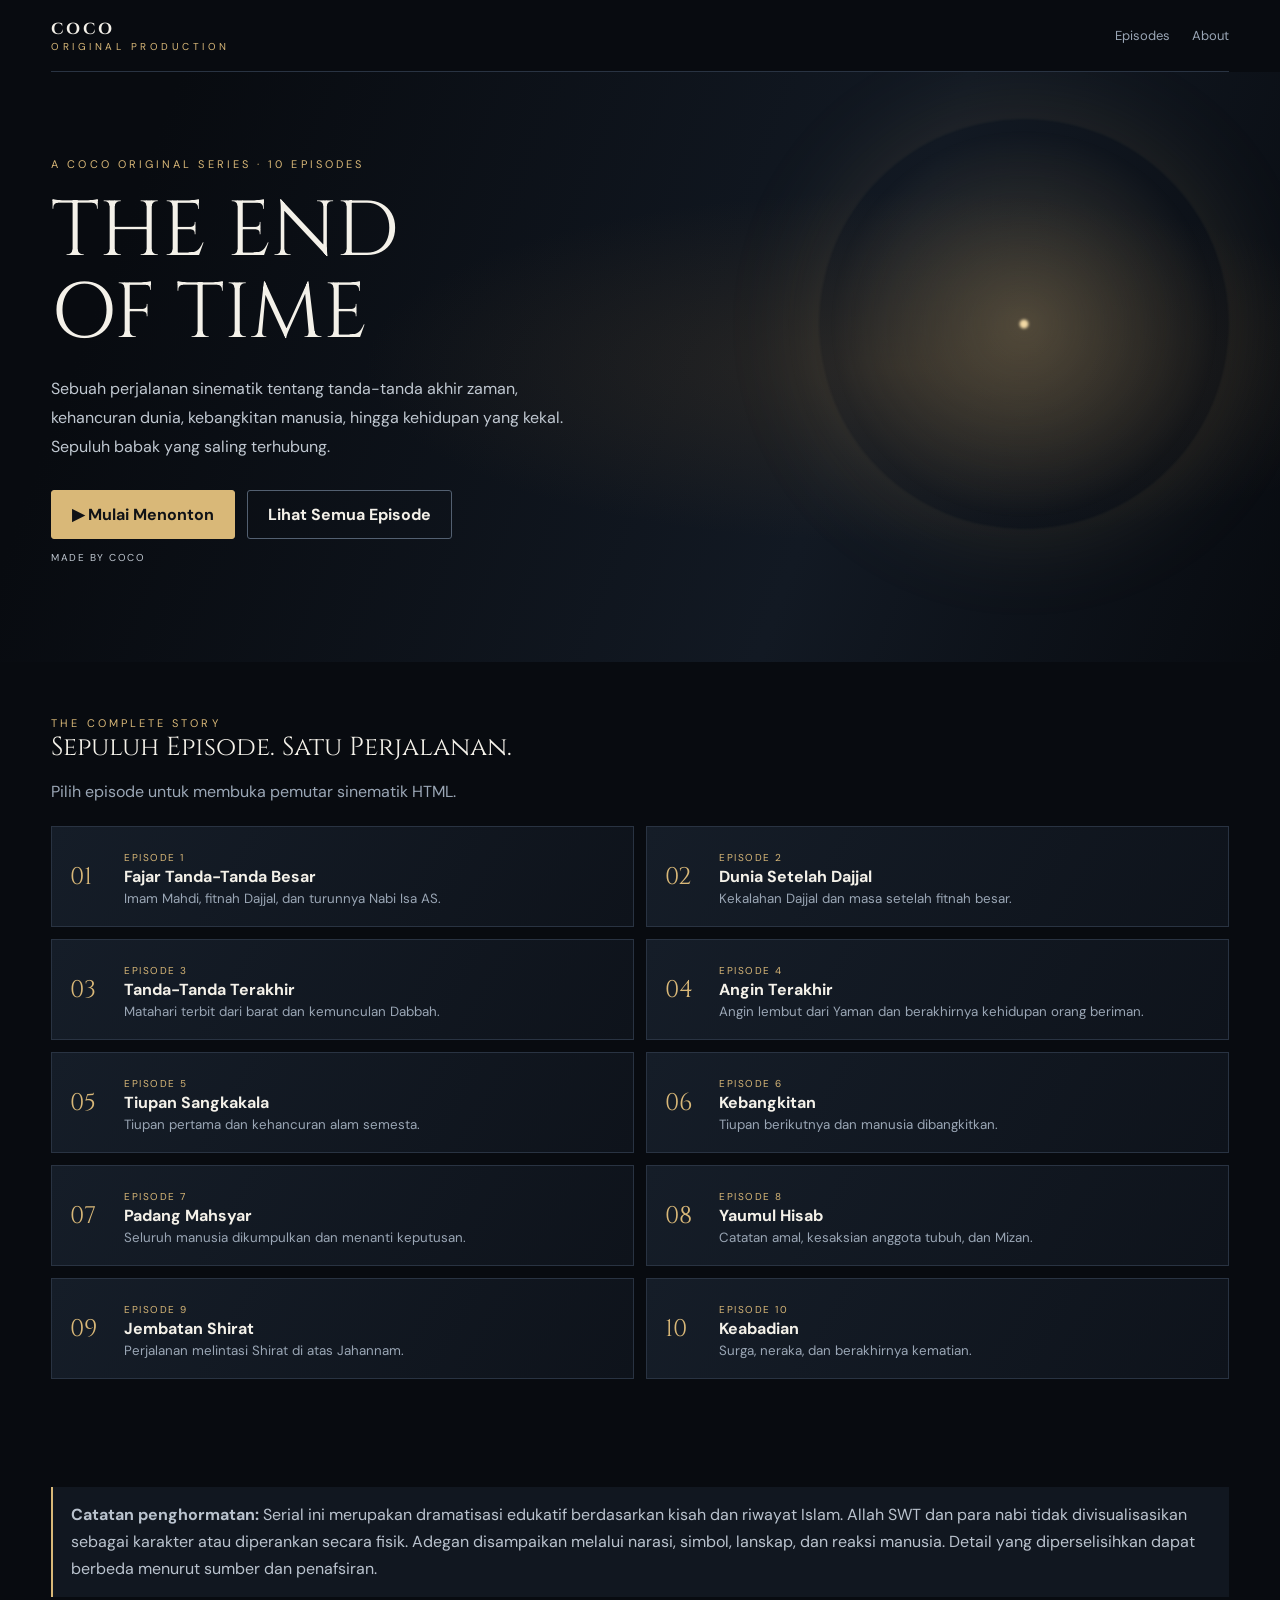
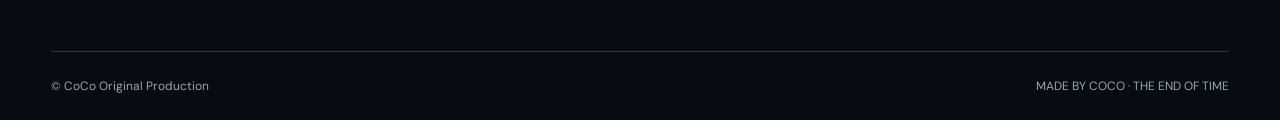
<file: index.html>
<!doctype html><html lang="id"><head><meta charset="utf-8"><meta name="viewport" content="width=device-width,initial-scale=1"><meta name="theme-color" content="#080b10"><meta name="description" content="THE END OF TIME — serial animasi kisah akhir zaman, Made by CoCo."><title>THE END OF TIME — A CoCo Original</title><link rel="icon" href="data:image/svg+xml,%3Csvg xmlns='http://www.w3.org/2000/svg' viewBox='0 0 64 64'%3E%3Crect width='64' height='64' rx='12' fill='%23080b10'/%3E%3Cpath d='M46 18A22 22 0 1 0 46 46' fill='none' stroke='%23d9b878' stroke-width='5'/%3E%3C/svg%3E"><link rel="stylesheet" href="style.css"></head><body><header class="top wrap"><a class="brand" href="index.html">COCO <small>ORIGINAL PRODUCTION</small></a><nav class="nav"><a href="#episodes">Episodes</a><a href="#about">About</a></nav></header><main><section class="hero"><div class="wrap"><div class="hero-copy"><div class="eyebrow">A COCO ORIGINAL SERIES · 10 EPISODES</div><h1>THE END<br>OF TIME</h1><p>Sebuah perjalanan sinematik tentang tanda-tanda akhir zaman, kehancuran dunia, kebangkitan manusia, hingga kehidupan yang kekal. Sepuluh babak yang saling terhubung.</p><div class="actions"><a class="btn" href="az-ep1.html">▶ Mulai Menonton</a><a class="btn secondary" href="#episodes">Lihat Semua Episode</a></div><p class="tag">MADE BY COCO</p></div></div></section><section class="section wrap" id="episodes"><div class="eyebrow">THE COMPLETE STORY</div><h2>Sepuluh Episode. Satu Perjalanan.</h2><p class="muted">Pilih episode untuk membuka pemutar sinematik HTML.</p><div class="episodes" id="episodeList"></div></section><section class="section wrap" id="about"><div class="notice"><strong>Catatan penghormatan:</strong> Serial ini merupakan dramatisasi edukatif berdasarkan kisah dan riwayat Islam. Allah SWT dan para nabi tidak divisualisasikan sebagai karakter atau diperankan secara fisik. Adegan disampaikan melalui narasi, simbol, lanskap, dan reaksi manusia. Detail yang diperselisihkan dapat berbeda menurut sumber dan penafsiran.</div></section></main><footer class="footer wrap"><span>© CoCo Original Production</span><span>MADE BY COCO · THE END OF TIME</span></footer><script>const eps=[['Fajar Tanda-Tanda Besar','Imam Mahdi, fitnah Dajjal, dan turunnya Nabi Isa AS.'],['Dunia Setelah Dajjal','Kekalahan Dajjal dan masa setelah fitnah besar.'],['Tanda-Tanda Terakhir','Matahari terbit dari barat dan kemunculan Dabbah.'],['Angin Terakhir','Angin lembut dari Yaman dan berakhirnya kehidupan orang beriman.'],['Tiupan Sangkakala','Tiupan pertama dan kehancuran alam semesta.'],['Kebangkitan','Tiupan berikutnya dan manusia dibangkitkan.'],['Padang Mahsyar','Seluruh manusia dikumpulkan dan menanti keputusan.'],['Yaumul Hisab','Catatan amal, kesaksian anggota tubuh, dan Mizan.'],['Jembatan Shirat','Perjalanan melintasi Shirat di atas Jahannam.'],['Keabadian','Surga, neraka, dan berakhirnya kematian.']];document.querySelector('#episodeList').innerHTML=eps.map((e,i)=>'<a class="episode-card" href="az-ep'+(i+1)+'.html"><span class="num">'+String(i+1).padStart(2,'0')+'</span><span><span class="tag">EPISODE '+(i+1)+'</span><strong>'+e[0]+'</strong><small>'+e[1]+'</small></span></a>').join('');</script></body></html>
</file>
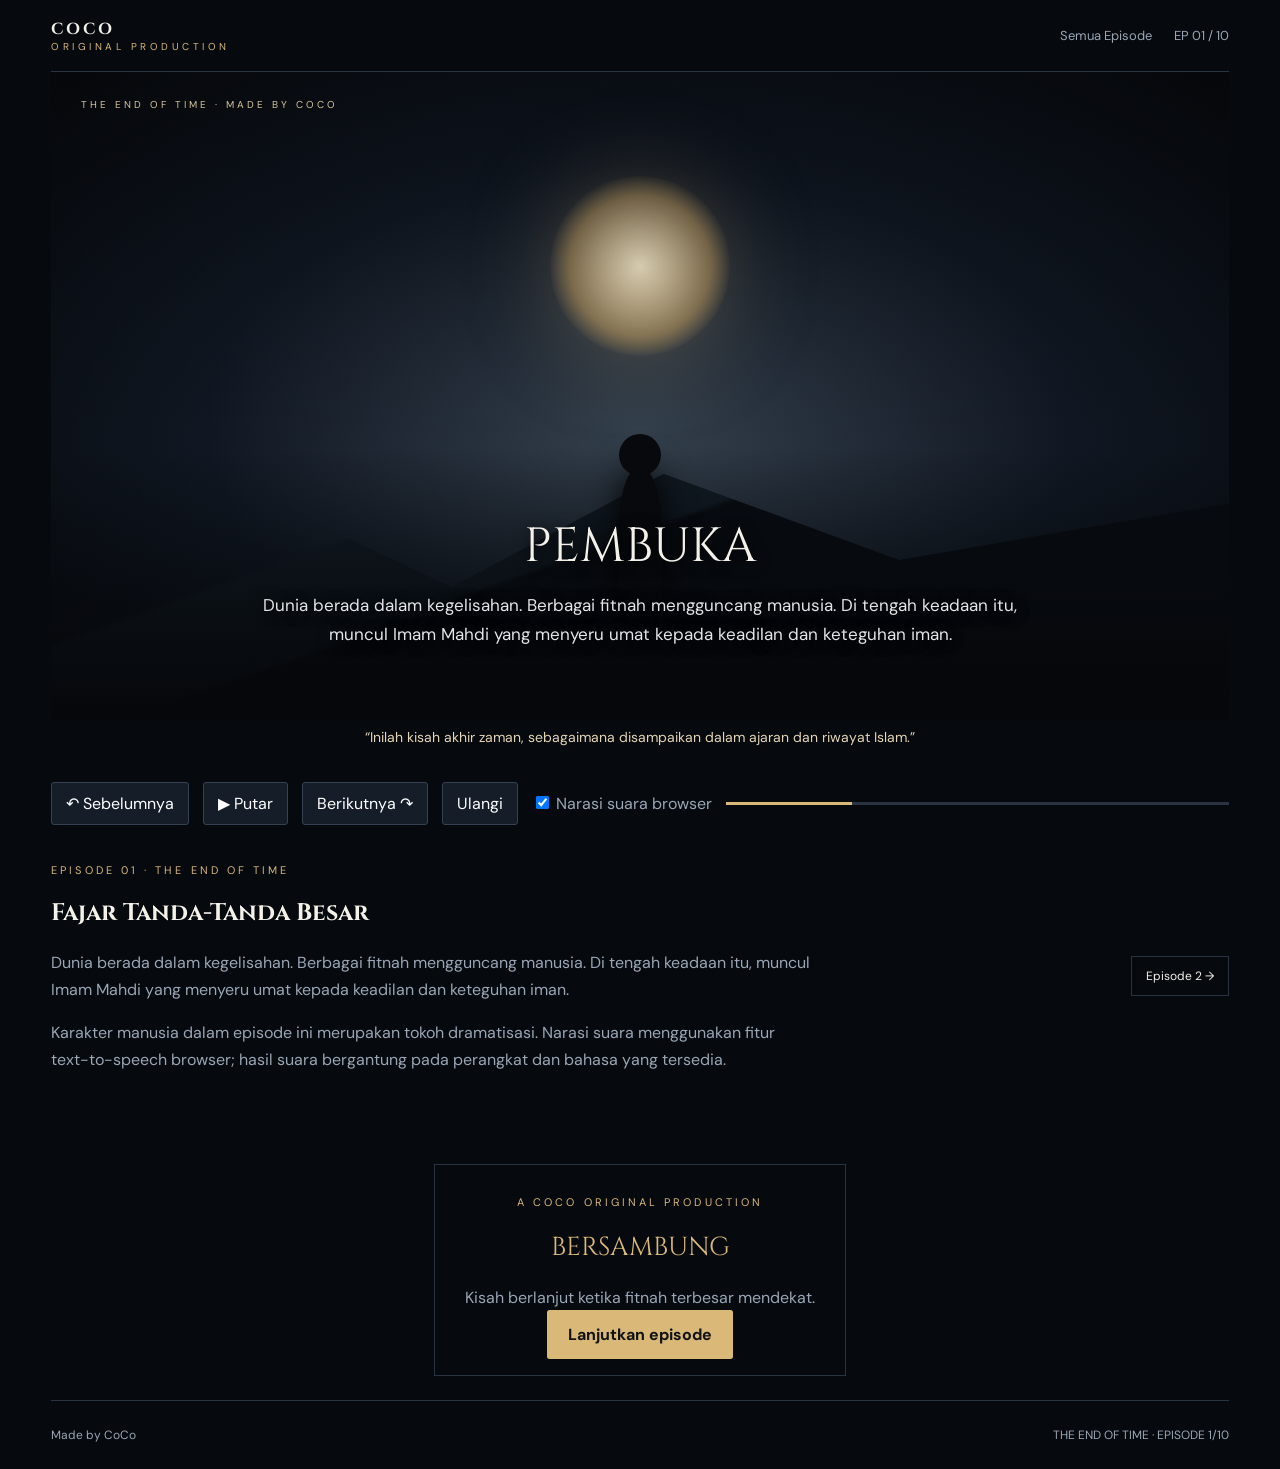
<file: az-ep1.html>
<!doctype html><html lang="id"><head><meta charset="utf-8"><meta name="viewport" content="width=device-width,initial-scale=1"><title>Episode 1 — Fajar Tanda-Tanda Besar | Made by CoCo</title><link rel="stylesheet" href="style.css"></head><body class="player-page"><header class="top wrap"><a class="brand" href="index.html">COCO <small>ORIGINAL PRODUCTION</small></a><nav class="nav"><a href="index.html">Semua Episode</a><span>EP 01 / 10</span></nav></header><main class="wrap cinema"><div class="screen"><div class="scene-art"><div class="sun"></div><div class="horizon"></div><div class="silhouette"></div></div><div class="scene-label">THE END OF TIME · MADE BY COCO</div><div class="story-copy"><h1 id="sceneTitle"></h1><p id="sceneLine"></p></div></div><div class="subtitles" id="subtitles" aria-live="polite"></div><div class="controls"><button id="prev">↶ Sebelumnya</button><button id="play">▶ Putar</button><button id="next">Berikutnya ↷</button><button id="restart">Ulangi</button><label class="muted"><input type="checkbox" id="voice" checked> Narasi suara browser</label><div class="progress"><span id="progress"></span></div></div><section class="episode-info"><div><div class="eyebrow">EPISODE 01 · THE END OF TIME</div><h1 class="serif">Fajar Tanda-Tanda Besar</h1><p>Dunia berada dalam kegelisahan. Berbagai fitnah mengguncang manusia. Di tengah keadaan itu, muncul Imam Mahdi yang menyeru umat kepada keadilan dan keteguhan iman.</p><p class="muted">Karakter manusia dalam episode ini merupakan tokoh dramatisasi. Narasi suara menggunakan fitur text-to-speech browser; hasil suara bergantung pada perangkat dan bahasa yang tersedia.</p></div><div class="episode-nav"><a href="az-ep2.html">Episode 2 →</a></div></section><div class="endcard"><div class="eyebrow">A COCO ORIGINAL PRODUCTION</div><h2>BERSAMBUNG</h2><p class="muted">Kisah berlanjut ketika fitnah terbesar mendekat.</p><a class="btn" href="az-ep2.html">Lanjutkan episode</a></div></main><footer class="footer wrap"><span>Made by CoCo</span><span>THE END OF TIME · EPISODE 1/10</span></footer><script>window.EPISODE_DATA={"scenes":[{"title":"PEMBUKA","line":"Dunia berada dalam kegelisahan. Berbagai fitnah mengguncang manusia. Di tengah keadaan itu, muncul Imam Mahdi yang menyeru umat kepada keadilan dan keteguhan iman.","dialogue":"Inilah kisah akhir zaman, sebagaimana disampaikan dalam ajaran dan riwayat Islam."},{"title":"FAJAR TANDA-TANDA BESAR","line":"Di berbagai penjuru, manusia mencari pegangan. Kabar tentang pemimpin yang adil menyebar, sementara fitnah Dajjal menjadi ujian besar bagi umat.","dialogue":"Apakah masih ada harapan ketika dunia dipenuhi ketakutan?"},{"title":"RENUNGAN","line":"Harapan tetap ada bagi mereka yang berpegang teguh pada kebenaran.","dialogue":"Harapan tetap ada bagi mereka yang berpegang teguh pada kebenaran."},{"title":"MENUJU BABAK BERIKUTNYA","line":"Kisah berlanjut ketika fitnah terbesar mendekat.","dialogue":"Teruskan perjalanan kisah ini."}],"sceneDuration":9000};</script><script src="player.js"></script></body></html>
</file>
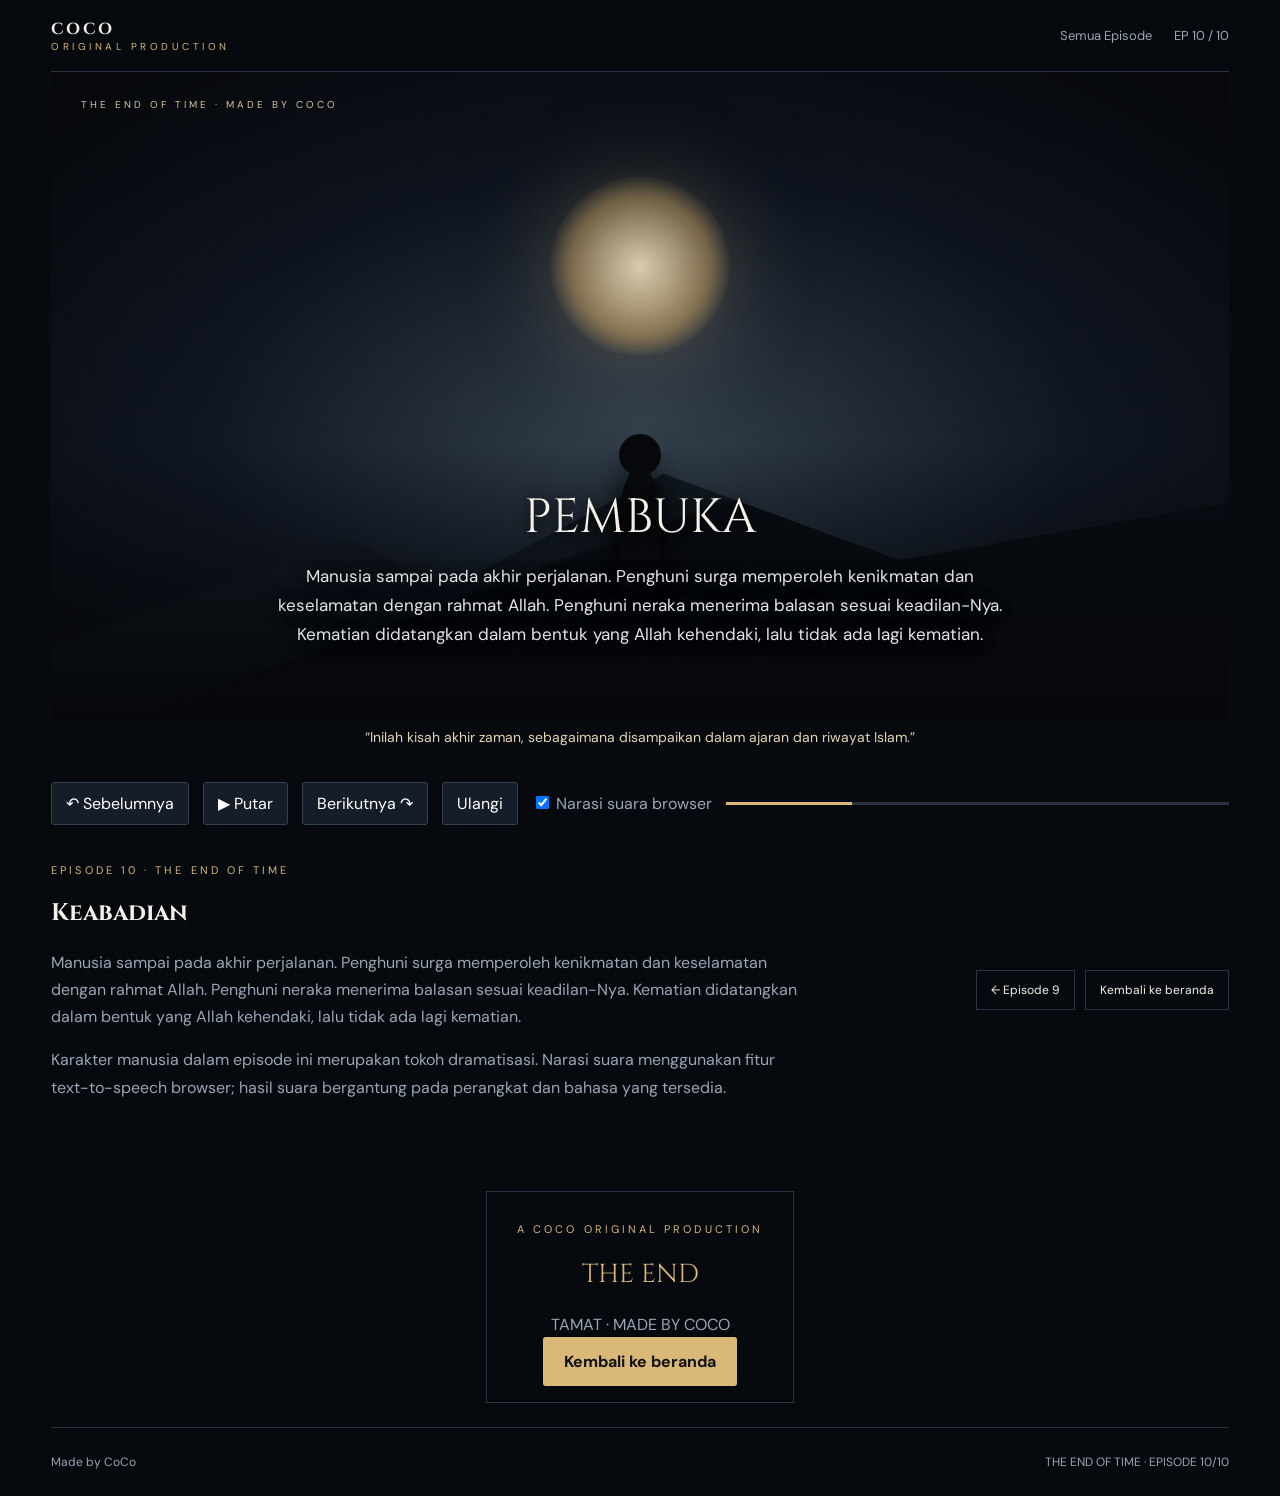
<file: az-ep10.html>
<!doctype html><html lang="id"><head><meta charset="utf-8"><meta name="viewport" content="width=device-width,initial-scale=1"><title>Episode 10 — Keabadian | Made by CoCo</title><link rel="stylesheet" href="style.css"></head><body class="player-page"><header class="top wrap"><a class="brand" href="index.html">COCO <small>ORIGINAL PRODUCTION</small></a><nav class="nav"><a href="index.html">Semua Episode</a><span>EP 10 / 10</span></nav></header><main class="wrap cinema"><div class="screen"><div class="scene-art"><div class="sun"></div><div class="horizon"></div><div class="silhouette"></div></div><div class="scene-label">THE END OF TIME · MADE BY COCO</div><div class="story-copy"><h1 id="sceneTitle"></h1><p id="sceneLine"></p></div></div><div class="subtitles" id="subtitles" aria-live="polite"></div><div class="controls"><button id="prev">↶ Sebelumnya</button><button id="play">▶ Putar</button><button id="next">Berikutnya ↷</button><button id="restart">Ulangi</button><label class="muted"><input type="checkbox" id="voice" checked> Narasi suara browser</label><div class="progress"><span id="progress"></span></div></div><section class="episode-info"><div><div class="eyebrow">EPISODE 10 · THE END OF TIME</div><h1 class="serif">Keabadian</h1><p>Manusia sampai pada akhir perjalanan. Penghuni surga memperoleh kenikmatan dan keselamatan dengan rahmat Allah. Penghuni neraka menerima balasan sesuai keadilan-Nya. Kematian didatangkan dalam bentuk yang Allah kehendaki, lalu tidak ada lagi kematian.</p><p class="muted">Karakter manusia dalam episode ini merupakan tokoh dramatisasi. Narasi suara menggunakan fitur text-to-speech browser; hasil suara bergantung pada perangkat dan bahasa yang tersedia.</p></div><div class="episode-nav"><a href="az-ep9.html">← Episode 9</a><a href="index.html">Kembali ke beranda</a></div></section><div class="endcard"><div class="eyebrow">A COCO ORIGINAL PRODUCTION</div><h2>THE END</h2><p class="muted">TAMAT · MADE BY COCO</p><a class="btn" href="index.html">Kembali ke beranda</a></div></main><footer class="footer wrap"><span>Made by CoCo</span><span>THE END OF TIME · EPISODE 10/10</span></footer><script>window.EPISODE_DATA={"scenes":[{"title":"PEMBUKA","line":"Manusia sampai pada akhir perjalanan. Penghuni surga memperoleh kenikmatan dan keselamatan dengan rahmat Allah. Penghuni neraka menerima balasan sesuai keadilan-Nya. Kematian didatangkan dalam bentuk yang Allah kehendaki, lalu tidak ada lagi kematian.","dialogue":"Inilah kisah akhir zaman, sebagaimana disampaikan dalam ajaran dan riwayat Islam."},{"title":"KEABADIAN","line":"Serial ditutup dengan kontras simbolis: taman yang damai dan cahaya yang menenteramkan, serta jurang gelap sebagai pengingat azab. Tidak ada gambaran Allah SWT atau bentuk fisik para nabi.","dialogue":"Dunia telah berlalu. Yang tersisa adalah kehidupan akhirat."},{"title":"RENUNGAN","line":"Berbahagialah orang yang memperoleh rahmat dan keridaan Allah. Semoga kita termasuk golongan yang diselamatkan.","dialogue":"Berbahagialah orang yang memperoleh rahmat dan keridaan Allah. Semoga kita termasuk golongan yang diselamatkan."},{"title":"MENUJU BABAK BERIKUTNYA","line":"TAMAT · MADE BY COCO","dialogue":"Teruskan perjalanan kisah ini."}],"sceneDuration":9000};</script><script src="player.js"></script></body></html>
</file>
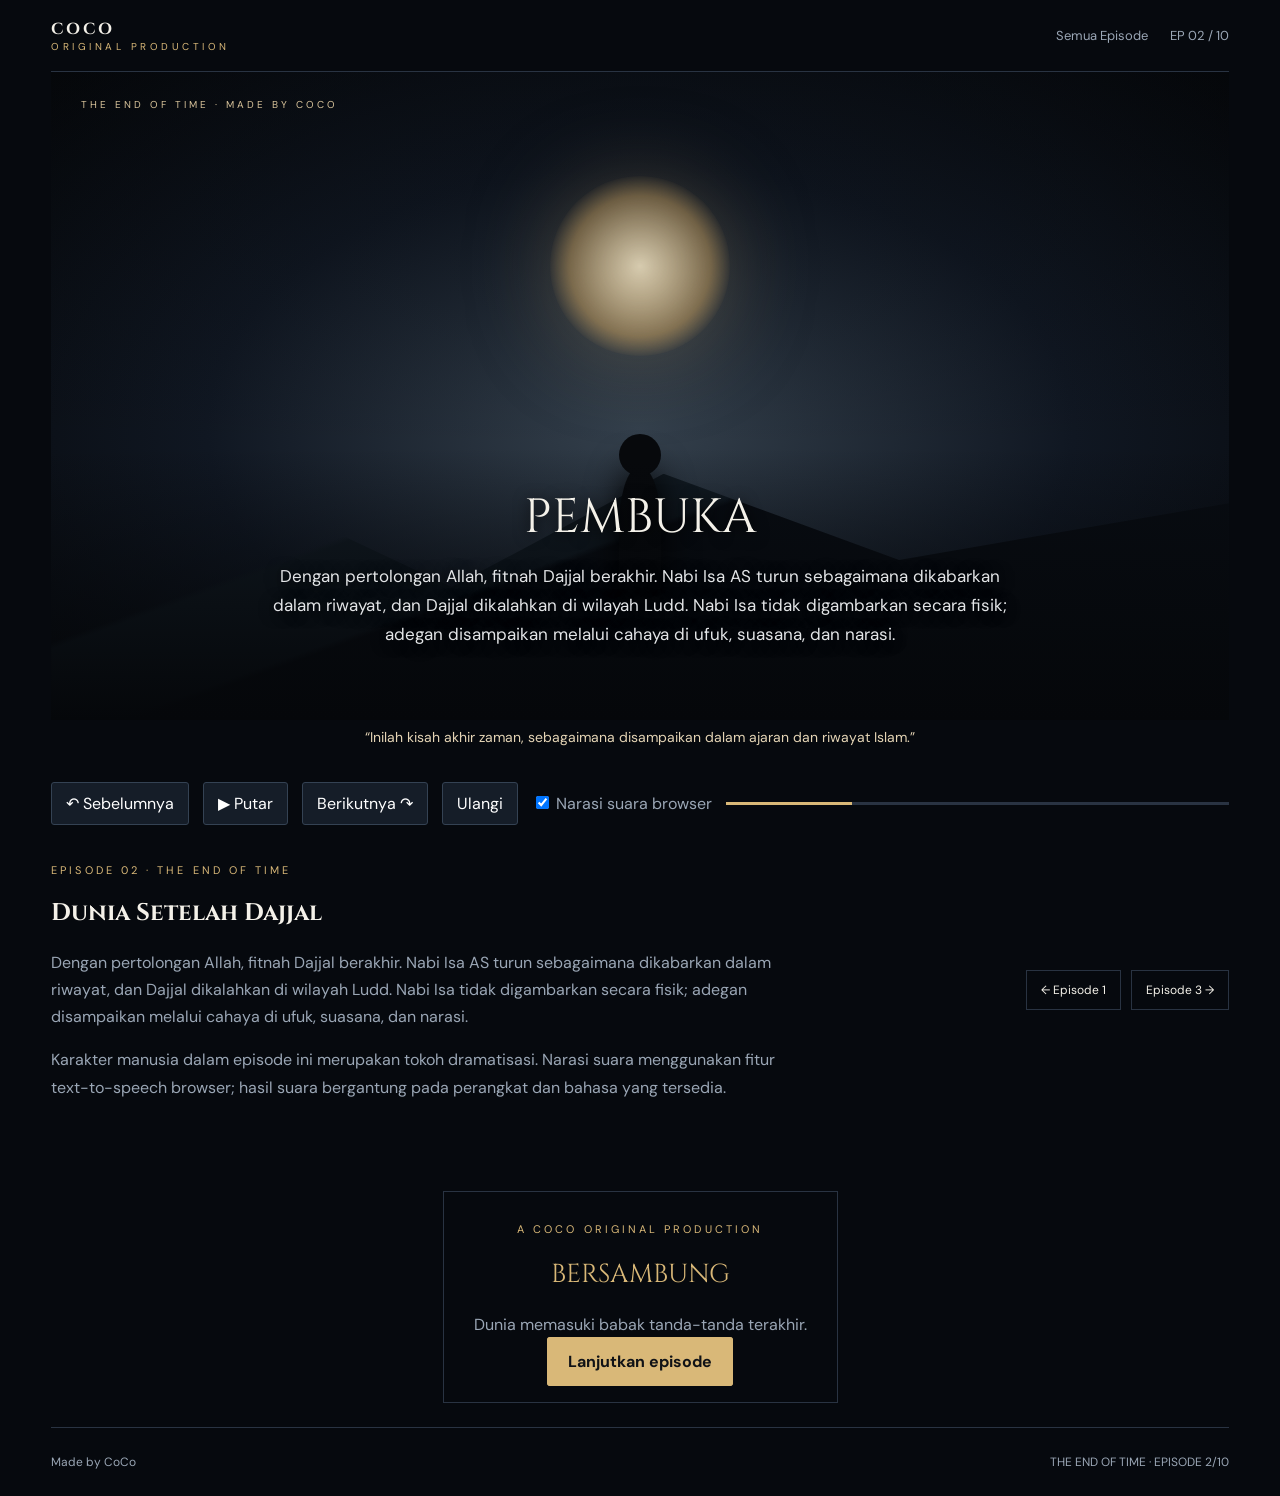
<file: az-ep2.html>
<!doctype html><html lang="id"><head><meta charset="utf-8"><meta name="viewport" content="width=device-width,initial-scale=1"><title>Episode 2 — Dunia Setelah Dajjal | Made by CoCo</title><link rel="stylesheet" href="style.css"></head><body class="player-page"><header class="top wrap"><a class="brand" href="index.html">COCO <small>ORIGINAL PRODUCTION</small></a><nav class="nav"><a href="index.html">Semua Episode</a><span>EP 02 / 10</span></nav></header><main class="wrap cinema"><div class="screen"><div class="scene-art"><div class="sun"></div><div class="horizon"></div><div class="silhouette"></div></div><div class="scene-label">THE END OF TIME · MADE BY COCO</div><div class="story-copy"><h1 id="sceneTitle"></h1><p id="sceneLine"></p></div></div><div class="subtitles" id="subtitles" aria-live="polite"></div><div class="controls"><button id="prev">↶ Sebelumnya</button><button id="play">▶ Putar</button><button id="next">Berikutnya ↷</button><button id="restart">Ulangi</button><label class="muted"><input type="checkbox" id="voice" checked> Narasi suara browser</label><div class="progress"><span id="progress"></span></div></div><section class="episode-info"><div><div class="eyebrow">EPISODE 02 · THE END OF TIME</div><h1 class="serif">Dunia Setelah Dajjal</h1><p>Dengan pertolongan Allah, fitnah Dajjal berakhir. Nabi Isa AS turun sebagaimana dikabarkan dalam riwayat, dan Dajjal dikalahkan di wilayah Ludd. Nabi Isa tidak digambarkan secara fisik; adegan disampaikan melalui cahaya di ufuk, suasana, dan narasi.</p><p class="muted">Karakter manusia dalam episode ini merupakan tokoh dramatisasi. Narasi suara menggunakan fitur text-to-speech browser; hasil suara bergantung pada perangkat dan bahasa yang tersedia.</p></div><div class="episode-nav"><a href="az-ep1.html">← Episode 1</a><a href="az-ep3.html">Episode 3 →</a></div></section><div class="endcard"><div class="eyebrow">A COCO ORIGINAL PRODUCTION</div><h2>BERSAMBUNG</h2><p class="muted">Dunia memasuki babak tanda-tanda terakhir.</p><a class="btn" href="az-ep3.html">Lanjutkan episode</a></div></main><footer class="footer wrap"><span>Made by CoCo</span><span>THE END OF TIME · EPISODE 2/10</span></footer><script>window.EPISODE_DATA={"scenes":[{"title":"PEMBUKA","line":"Dengan pertolongan Allah, fitnah Dajjal berakhir. Nabi Isa AS turun sebagaimana dikabarkan dalam riwayat, dan Dajjal dikalahkan di wilayah Ludd. Nabi Isa tidak digambarkan secara fisik; adegan disampaikan melalui cahaya di ufuk, suasana, dan narasi.","dialogue":"Inilah kisah akhir zaman, sebagaimana disampaikan dalam ajaran dan riwayat Islam."},{"title":"DUNIA SETELAH DAJJAL","line":"Ketakutan perlahan mereda. Manusia menyaksikan perubahan zaman dan masa yang lebih tenteram. Namun tanda-tanda besar belum seluruhnya selesai.","dialogue":"Apakah kedamaian ini berarti akhir telah tiba?"},{"title":"RENUNGAN","line":"Belum. Perjalanan menuju hari kiamat masih menyisakan tanda-tanda besar.","dialogue":"Belum. Perjalanan menuju hari kiamat masih menyisakan tanda-tanda besar."},{"title":"MENUJU BABAK BERIKUTNYA","line":"Dunia memasuki babak tanda-tanda terakhir.","dialogue":"Teruskan perjalanan kisah ini."}],"sceneDuration":9000};</script><script src="player.js"></script></body></html>
</file>
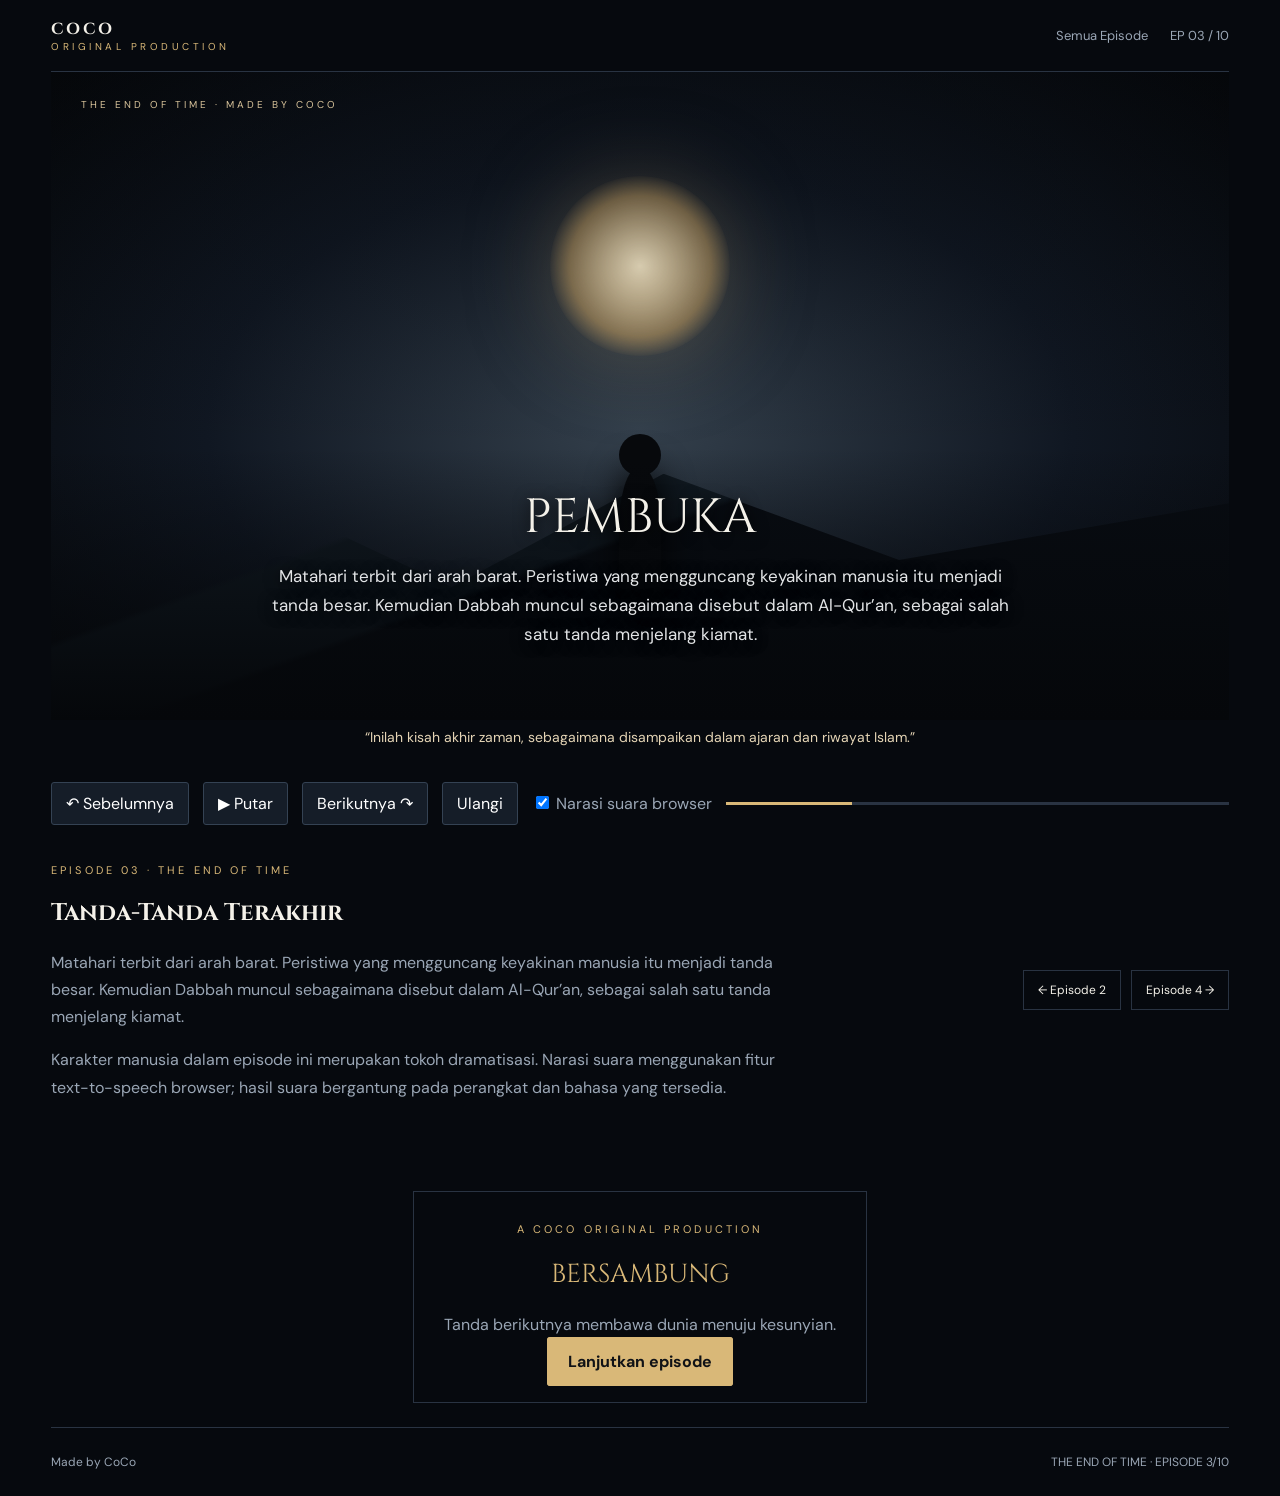
<file: az-ep3.html>
<!doctype html><html lang="id"><head><meta charset="utf-8"><meta name="viewport" content="width=device-width,initial-scale=1"><title>Episode 3 — Tanda-Tanda Terakhir | Made by CoCo</title><link rel="stylesheet" href="style.css"></head><body class="player-page"><header class="top wrap"><a class="brand" href="index.html">COCO <small>ORIGINAL PRODUCTION</small></a><nav class="nav"><a href="index.html">Semua Episode</a><span>EP 03 / 10</span></nav></header><main class="wrap cinema"><div class="screen"><div class="scene-art"><div class="sun"></div><div class="horizon"></div><div class="silhouette"></div></div><div class="scene-label">THE END OF TIME · MADE BY COCO</div><div class="story-copy"><h1 id="sceneTitle"></h1><p id="sceneLine"></p></div></div><div class="subtitles" id="subtitles" aria-live="polite"></div><div class="controls"><button id="prev">↶ Sebelumnya</button><button id="play">▶ Putar</button><button id="next">Berikutnya ↷</button><button id="restart">Ulangi</button><label class="muted"><input type="checkbox" id="voice" checked> Narasi suara browser</label><div class="progress"><span id="progress"></span></div></div><section class="episode-info"><div><div class="eyebrow">EPISODE 03 · THE END OF TIME</div><h1 class="serif">Tanda-Tanda Terakhir</h1><p>Matahari terbit dari arah barat. Peristiwa yang mengguncang keyakinan manusia itu menjadi tanda besar. Kemudian Dabbah muncul sebagaimana disebut dalam Al-Qur’an, sebagai salah satu tanda menjelang kiamat.</p><p class="muted">Karakter manusia dalam episode ini merupakan tokoh dramatisasi. Narasi suara menggunakan fitur text-to-speech browser; hasil suara bergantung pada perangkat dan bahasa yang tersedia.</p></div><div class="episode-nav"><a href="az-ep2.html">← Episode 2</a><a href="az-ep4.html">Episode 4 →</a></div></section><div class="endcard"><div class="eyebrow">A COCO ORIGINAL PRODUCTION</div><h2>BERSAMBUNG</h2><p class="muted">Tanda berikutnya membawa dunia menuju kesunyian.</p><a class="btn" href="az-ep4.html">Lanjutkan episode</a></div></main><footer class="footer wrap"><span>Made by CoCo</span><span>THE END OF TIME · EPISODE 3/10</span></footer><script>window.EPISODE_DATA={"scenes":[{"title":"PEMBUKA","line":"Matahari terbit dari arah barat. Peristiwa yang mengguncang keyakinan manusia itu menjadi tanda besar. Kemudian Dabbah muncul sebagaimana disebut dalam Al-Qur’an, sebagai salah satu tanda menjelang kiamat.","dialogue":"Inilah kisah akhir zaman, sebagaimana disampaikan dalam ajaran dan riwayat Islam."},{"title":"TANDA-TANDA TERAKHIR","line":"Manusia terdiam menyaksikan langit yang tak lagi seperti biasanya. Kesempatan untuk bertobat bukan sesuatu yang patut ditunda.","dialogue":"Langit berubah. Apa yang sedang terjadi?"},{"title":"RENUNGAN","line":"Inilah tanda besar yang telah lama diperingatkan. Jangan lalaikan iman.","dialogue":"Inilah tanda besar yang telah lama diperingatkan. Jangan lalaikan iman."},{"title":"MENUJU BABAK BERIKUTNYA","line":"Tanda berikutnya membawa dunia menuju kesunyian.","dialogue":"Teruskan perjalanan kisah ini."}],"sceneDuration":9000};</script><script src="player.js"></script></body></html>
</file>
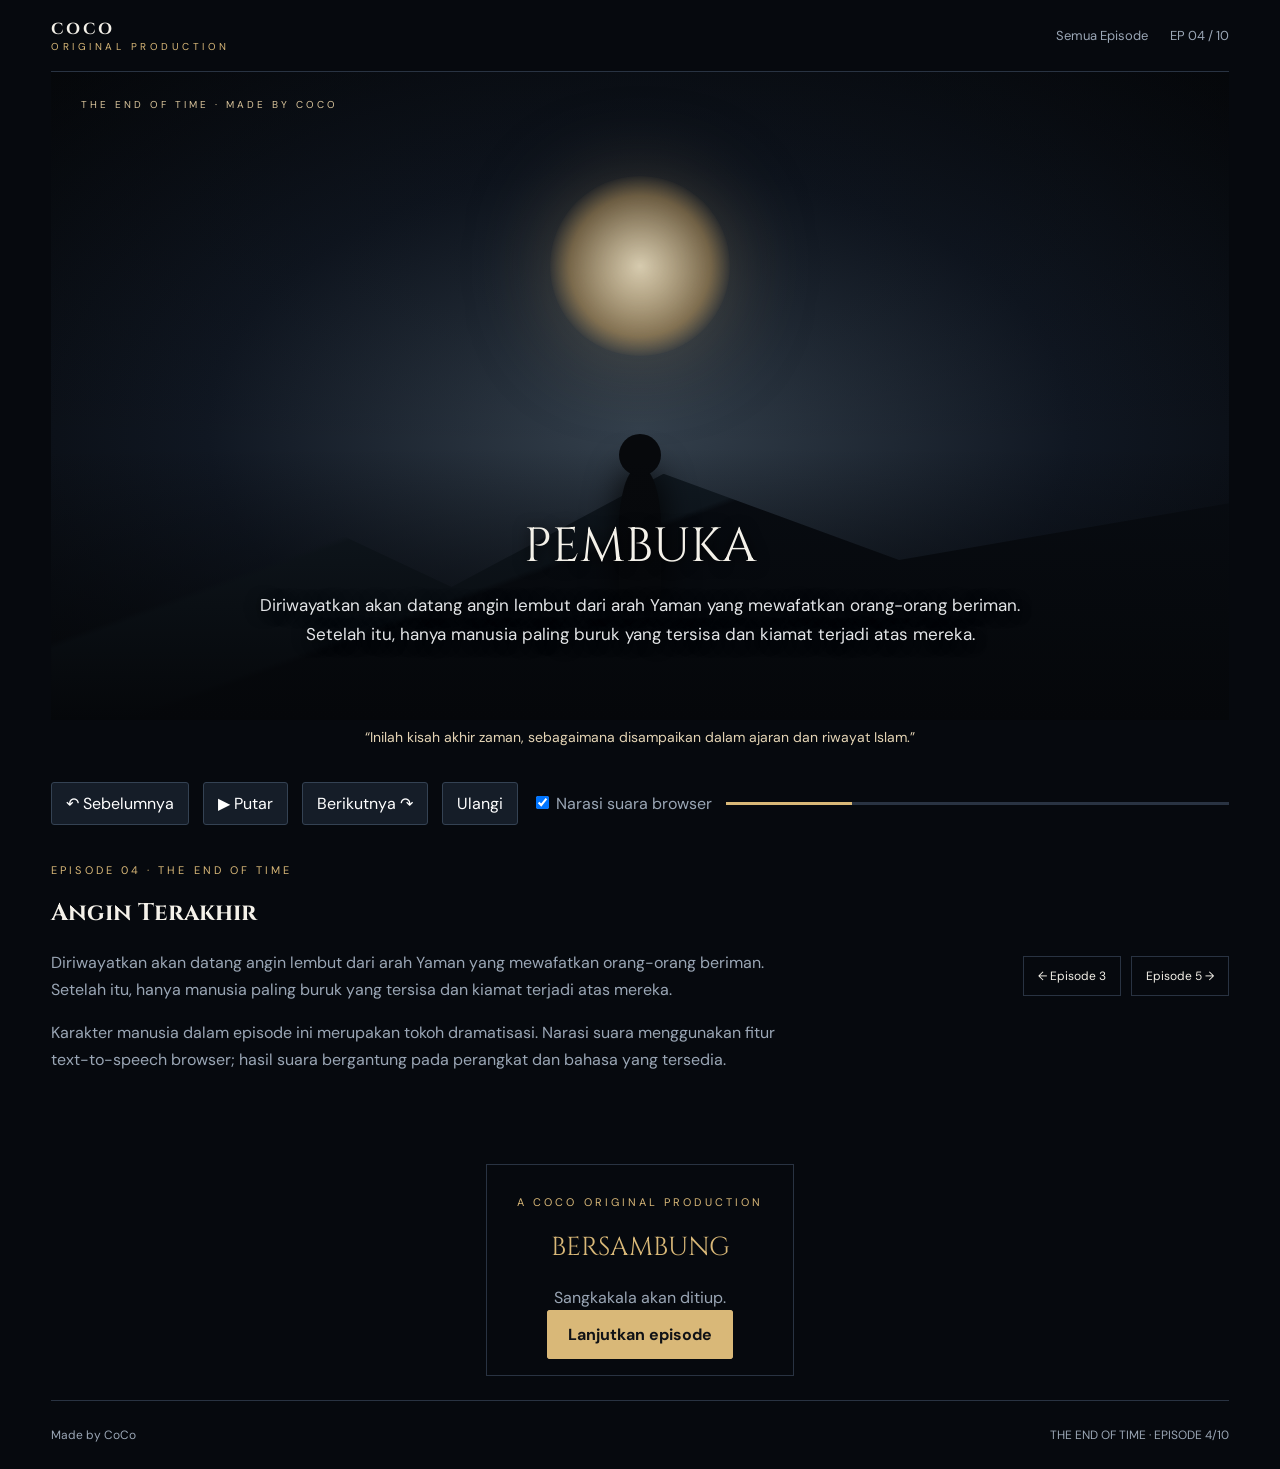
<file: az-ep4.html>
<!doctype html><html lang="id"><head><meta charset="utf-8"><meta name="viewport" content="width=device-width,initial-scale=1"><title>Episode 4 — Angin Terakhir | Made by CoCo</title><link rel="stylesheet" href="style.css"></head><body class="player-page"><header class="top wrap"><a class="brand" href="index.html">COCO <small>ORIGINAL PRODUCTION</small></a><nav class="nav"><a href="index.html">Semua Episode</a><span>EP 04 / 10</span></nav></header><main class="wrap cinema"><div class="screen"><div class="scene-art"><div class="sun"></div><div class="horizon"></div><div class="silhouette"></div></div><div class="scene-label">THE END OF TIME · MADE BY COCO</div><div class="story-copy"><h1 id="sceneTitle"></h1><p id="sceneLine"></p></div></div><div class="subtitles" id="subtitles" aria-live="polite"></div><div class="controls"><button id="prev">↶ Sebelumnya</button><button id="play">▶ Putar</button><button id="next">Berikutnya ↷</button><button id="restart">Ulangi</button><label class="muted"><input type="checkbox" id="voice" checked> Narasi suara browser</label><div class="progress"><span id="progress"></span></div></div><section class="episode-info"><div><div class="eyebrow">EPISODE 04 · THE END OF TIME</div><h1 class="serif">Angin Terakhir</h1><p>Diriwayatkan akan datang angin lembut dari arah Yaman yang mewafatkan orang-orang beriman. Setelah itu, hanya manusia paling buruk yang tersisa dan kiamat terjadi atas mereka.</p><p class="muted">Karakter manusia dalam episode ini merupakan tokoh dramatisasi. Narasi suara menggunakan fitur text-to-speech browser; hasil suara bergantung pada perangkat dan bahasa yang tersedia.</p></div><div class="episode-nav"><a href="az-ep3.html">← Episode 3</a><a href="az-ep5.html">Episode 5 →</a></div></section><div class="endcard"><div class="eyebrow">A COCO ORIGINAL PRODUCTION</div><h2>BERSAMBUNG</h2><p class="muted">Sangkakala akan ditiup.</p><a class="btn" href="az-ep5.html">Lanjutkan episode</a></div></main><footer class="footer wrap"><span>Made by CoCo</span><span>THE END OF TIME · EPISODE 4/10</span></footer><script>window.EPISODE_DATA={"scenes":[{"title":"PEMBUKA","line":"Diriwayatkan akan datang angin lembut dari arah Yaman yang mewafatkan orang-orang beriman. Setelah itu, hanya manusia paling buruk yang tersisa dan kiamat terjadi atas mereka.","dialogue":"Inilah kisah akhir zaman, sebagaimana disampaikan dalam ajaran dan riwayat Islam."},{"title":"ANGIN TERAKHIR","line":"Kota-kota menjadi sunyi dari zikir dan ibadah. Dunia yang dahulu ramai kini kehilangan orang-orang yang beriman. Narasi mengajak penonton merenungi akhir perjalanan manusia.","dialogue":"Ketika orang-orang beriman telah diwafatkan, dunia memasuki keadaan yang menggetarkan."},{"title":"RENUNGAN","line":"Setiap jiwa akan kembali kepada Tuhannya. Tiada yang abadi di dunia.","dialogue":"Setiap jiwa akan kembali kepada Tuhannya. Tiada yang abadi di dunia."},{"title":"MENUJU BABAK BERIKUTNYA","line":"Sangkakala akan ditiup.","dialogue":"Teruskan perjalanan kisah ini."}],"sceneDuration":9000};</script><script src="player.js"></script></body></html>
</file>
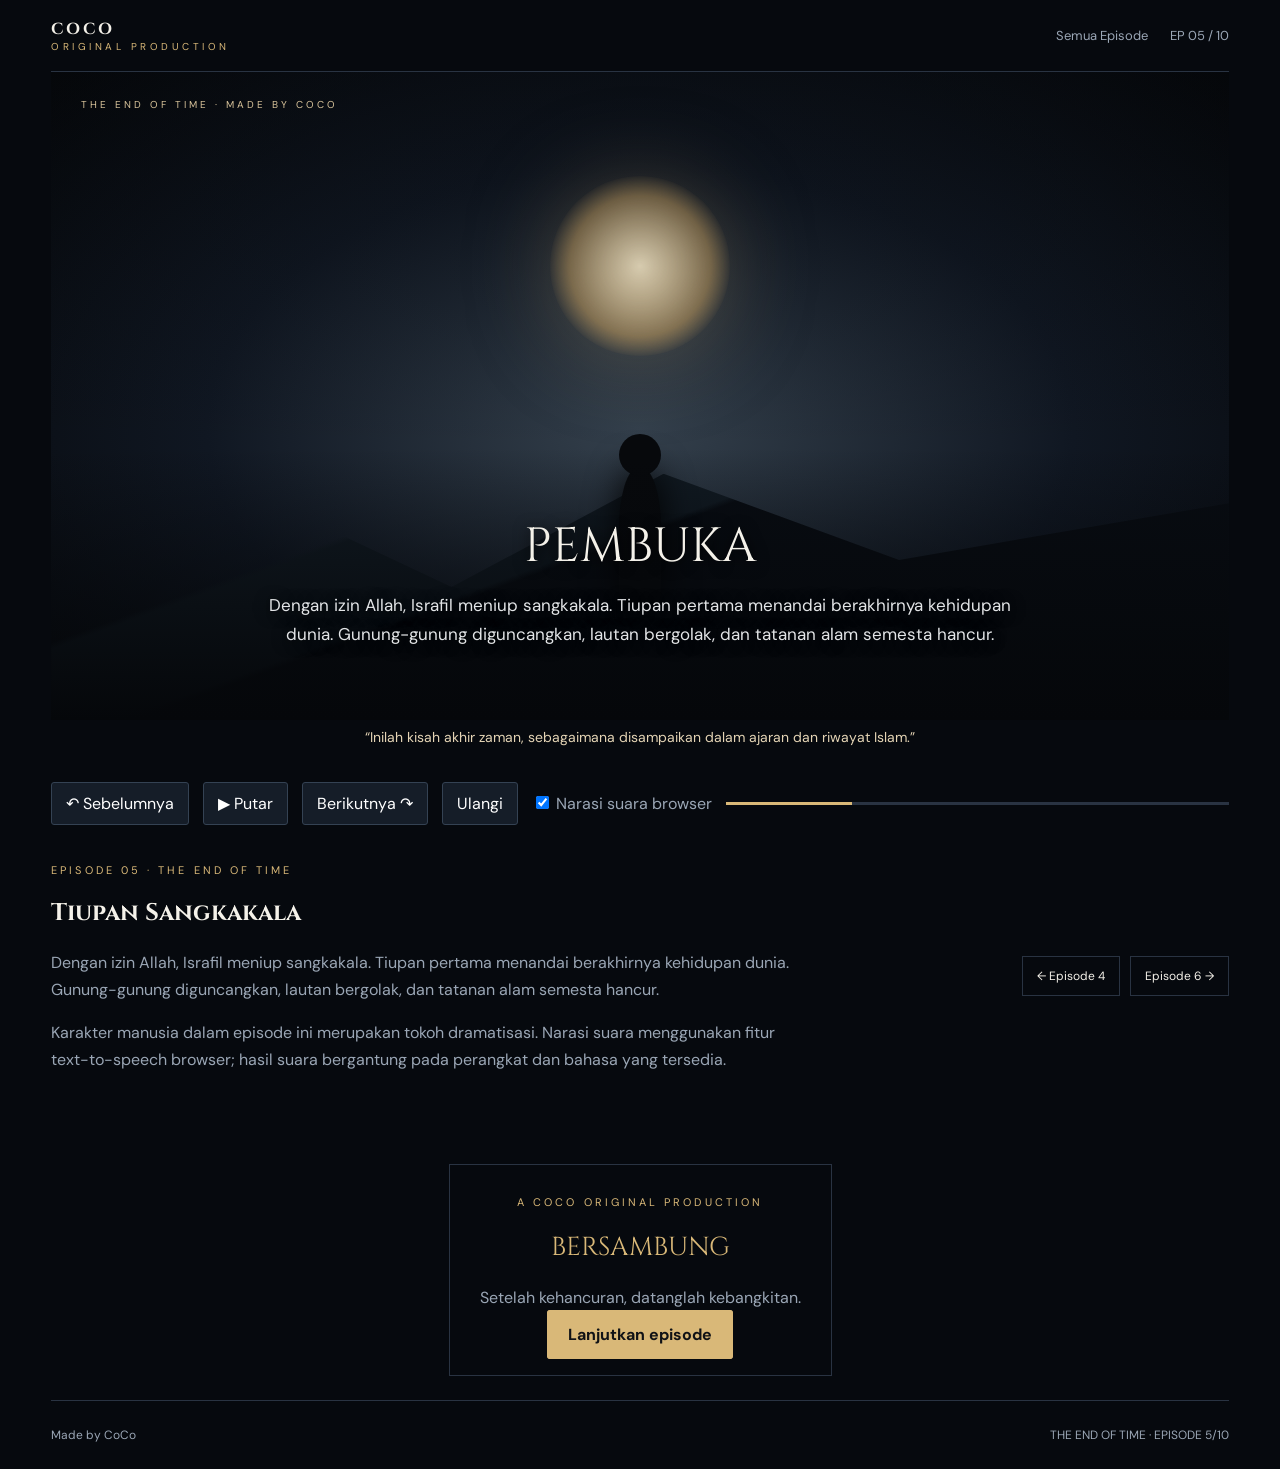
<file: az-ep5.html>
<!doctype html><html lang="id"><head><meta charset="utf-8"><meta name="viewport" content="width=device-width,initial-scale=1"><title>Episode 5 — Tiupan Sangkakala | Made by CoCo</title><link rel="stylesheet" href="style.css"></head><body class="player-page"><header class="top wrap"><a class="brand" href="index.html">COCO <small>ORIGINAL PRODUCTION</small></a><nav class="nav"><a href="index.html">Semua Episode</a><span>EP 05 / 10</span></nav></header><main class="wrap cinema"><div class="screen"><div class="scene-art"><div class="sun"></div><div class="horizon"></div><div class="silhouette"></div></div><div class="scene-label">THE END OF TIME · MADE BY COCO</div><div class="story-copy"><h1 id="sceneTitle"></h1><p id="sceneLine"></p></div></div><div class="subtitles" id="subtitles" aria-live="polite"></div><div class="controls"><button id="prev">↶ Sebelumnya</button><button id="play">▶ Putar</button><button id="next">Berikutnya ↷</button><button id="restart">Ulangi</button><label class="muted"><input type="checkbox" id="voice" checked> Narasi suara browser</label><div class="progress"><span id="progress"></span></div></div><section class="episode-info"><div><div class="eyebrow">EPISODE 05 · THE END OF TIME</div><h1 class="serif">Tiupan Sangkakala</h1><p>Dengan izin Allah, Israfil meniup sangkakala. Tiupan pertama menandai berakhirnya kehidupan dunia. Gunung-gunung diguncangkan, lautan bergolak, dan tatanan alam semesta hancur.</p><p class="muted">Karakter manusia dalam episode ini merupakan tokoh dramatisasi. Narasi suara menggunakan fitur text-to-speech browser; hasil suara bergantung pada perangkat dan bahasa yang tersedia.</p></div><div class="episode-nav"><a href="az-ep4.html">← Episode 4</a><a href="az-ep6.html">Episode 6 →</a></div></section><div class="endcard"><div class="eyebrow">A COCO ORIGINAL PRODUCTION</div><h2>BERSAMBUNG</h2><p class="muted">Setelah kehancuran, datanglah kebangkitan.</p><a class="btn" href="az-ep6.html">Lanjutkan episode</a></div></main><footer class="footer wrap"><span>Made by CoCo</span><span>THE END OF TIME · EPISODE 5/10</span></footer><script>window.EPISODE_DATA={"scenes":[{"title":"PEMBUKA","line":"Dengan izin Allah, Israfil meniup sangkakala. Tiupan pertama menandai berakhirnya kehidupan dunia. Gunung-gunung diguncangkan, lautan bergolak, dan tatanan alam semesta hancur.","dialogue":"Inilah kisah akhir zaman, sebagaimana disampaikan dalam ajaran dan riwayat Islam."},{"title":"TIUPAN SANGKAKALA","line":"Visualisasi simbolis memperlihatkan bumi bergetar, bintang-bintang meredup, dan cakrawala berubah. Tidak ada manusia yang mampu menghindar dari ketetapan itu.","dialogue":"Segala yang dahulu dianggap kokoh kini hancur. Dunia telah sampai pada akhirnya."},{"title":"RENUNGAN","line":"Kepunyaan Allah kerajaan langit dan bumi. Kepada-Nya semua akan kembali.","dialogue":"Kepunyaan Allah kerajaan langit dan bumi. Kepada-Nya semua akan kembali."},{"title":"MENUJU BABAK BERIKUTNYA","line":"Setelah kehancuran, datanglah kebangkitan.","dialogue":"Teruskan perjalanan kisah ini."}],"sceneDuration":9000};</script><script src="player.js"></script></body></html>
</file>
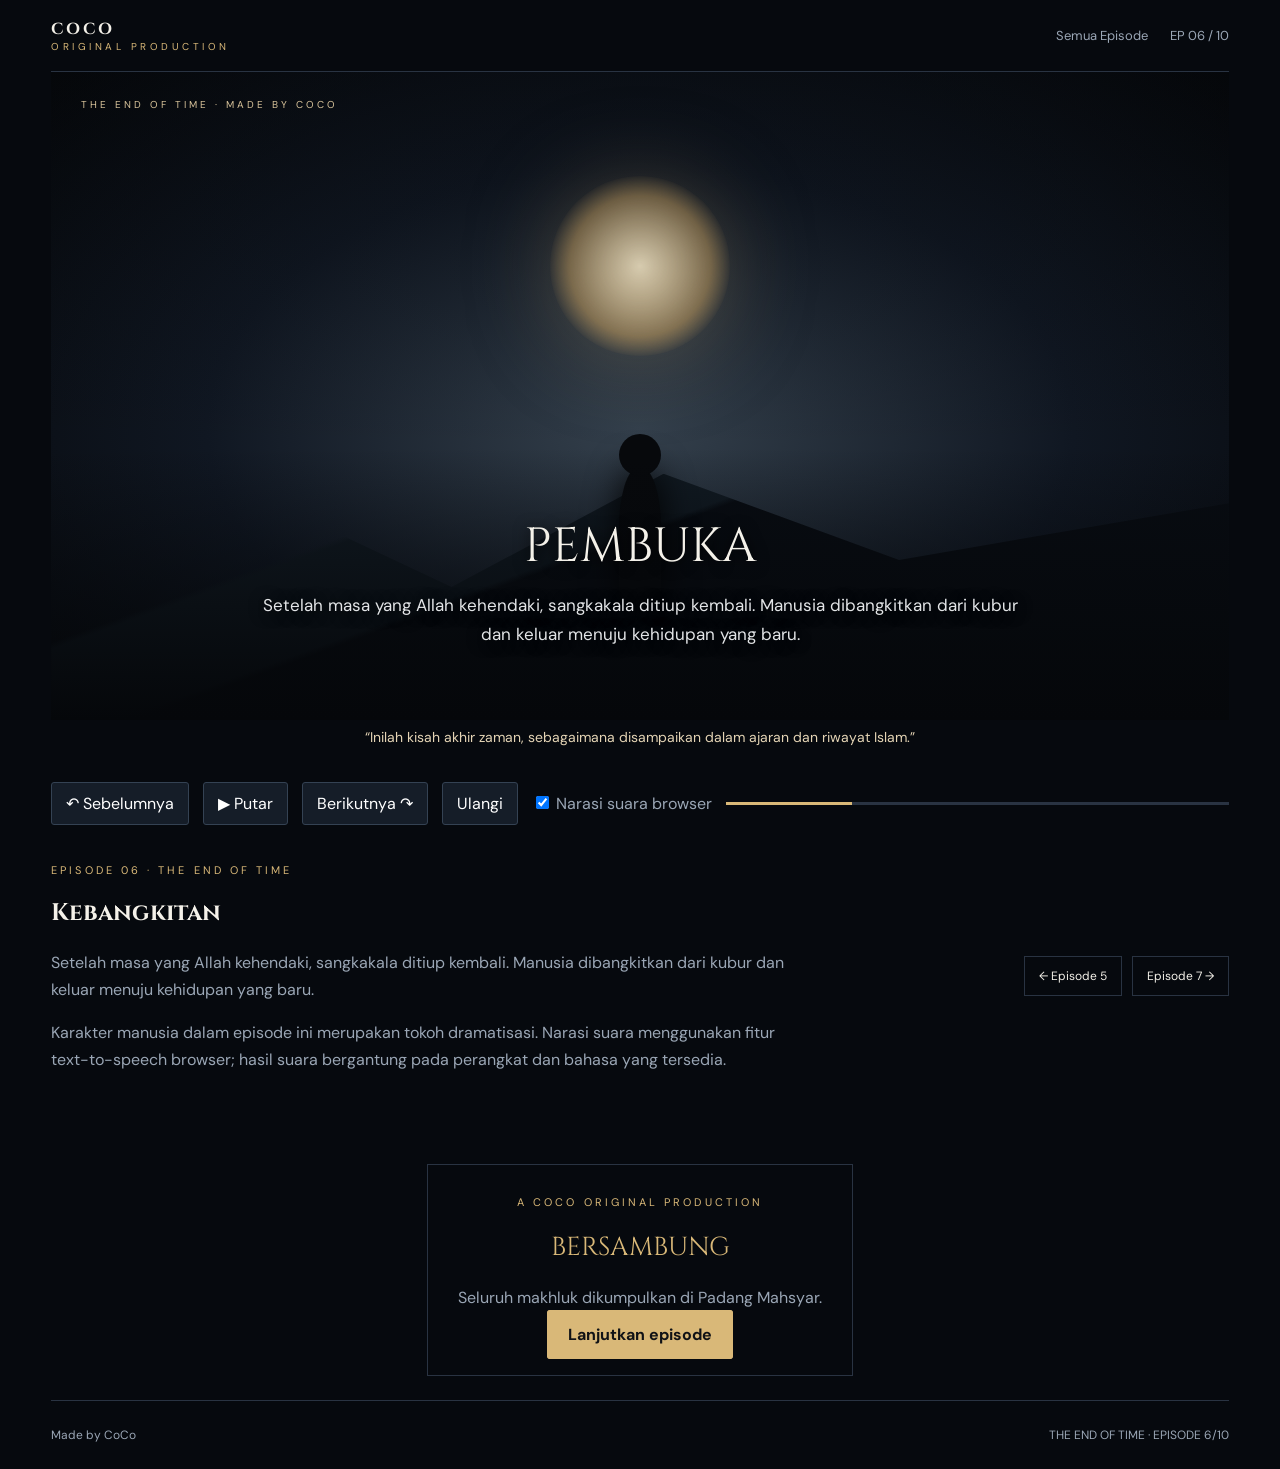
<file: az-ep6.html>
<!doctype html><html lang="id"><head><meta charset="utf-8"><meta name="viewport" content="width=device-width,initial-scale=1"><title>Episode 6 — Kebangkitan | Made by CoCo</title><link rel="stylesheet" href="style.css"></head><body class="player-page"><header class="top wrap"><a class="brand" href="index.html">COCO <small>ORIGINAL PRODUCTION</small></a><nav class="nav"><a href="index.html">Semua Episode</a><span>EP 06 / 10</span></nav></header><main class="wrap cinema"><div class="screen"><div class="scene-art"><div class="sun"></div><div class="horizon"></div><div class="silhouette"></div></div><div class="scene-label">THE END OF TIME · MADE BY COCO</div><div class="story-copy"><h1 id="sceneTitle"></h1><p id="sceneLine"></p></div></div><div class="subtitles" id="subtitles" aria-live="polite"></div><div class="controls"><button id="prev">↶ Sebelumnya</button><button id="play">▶ Putar</button><button id="next">Berikutnya ↷</button><button id="restart">Ulangi</button><label class="muted"><input type="checkbox" id="voice" checked> Narasi suara browser</label><div class="progress"><span id="progress"></span></div></div><section class="episode-info"><div><div class="eyebrow">EPISODE 06 · THE END OF TIME</div><h1 class="serif">Kebangkitan</h1><p>Setelah masa yang Allah kehendaki, sangkakala ditiup kembali. Manusia dibangkitkan dari kubur dan keluar menuju kehidupan yang baru.</p><p class="muted">Karakter manusia dalam episode ini merupakan tokoh dramatisasi. Narasi suara menggunakan fitur text-to-speech browser; hasil suara bergantung pada perangkat dan bahasa yang tersedia.</p></div><div class="episode-nav"><a href="az-ep5.html">← Episode 5</a><a href="az-ep7.html">Episode 7 →</a></div></section><div class="endcard"><div class="eyebrow">A COCO ORIGINAL PRODUCTION</div><h2>BERSAMBUNG</h2><p class="muted">Seluruh makhluk dikumpulkan di Padang Mahsyar.</p><a class="btn" href="az-ep7.html">Lanjutkan episode</a></div></main><footer class="footer wrap"><span>Made by CoCo</span><span>THE END OF TIME · EPISODE 6/10</span></footer><script>window.EPISODE_DATA={"scenes":[{"title":"PEMBUKA","line":"Setelah masa yang Allah kehendaki, sangkakala ditiup kembali. Manusia dibangkitkan dari kubur dan keluar menuju kehidupan yang baru.","dialogue":"Inilah kisah akhir zaman, sebagaimana disampaikan dalam ajaran dan riwayat Islam."},{"title":"KEBANGKITAN","line":"Tanah terbelah. Manusia bangkit dalam kebingungan dan keterkejutan. Mereka menyadari bahwa janji kebangkitan adalah benar.","dialogue":"Apakah ini hari yang dahulu kami ingkari?"},{"title":"RENUNGAN","line":"Inilah hari kebangkitan. Setiap manusia akan menghadap Allah.","dialogue":"Inilah hari kebangkitan. Setiap manusia akan menghadap Allah."},{"title":"MENUJU BABAK BERIKUTNYA","line":"Seluruh makhluk dikumpulkan di Padang Mahsyar.","dialogue":"Teruskan perjalanan kisah ini."}],"sceneDuration":9000};</script><script src="player.js"></script></body></html>
</file>
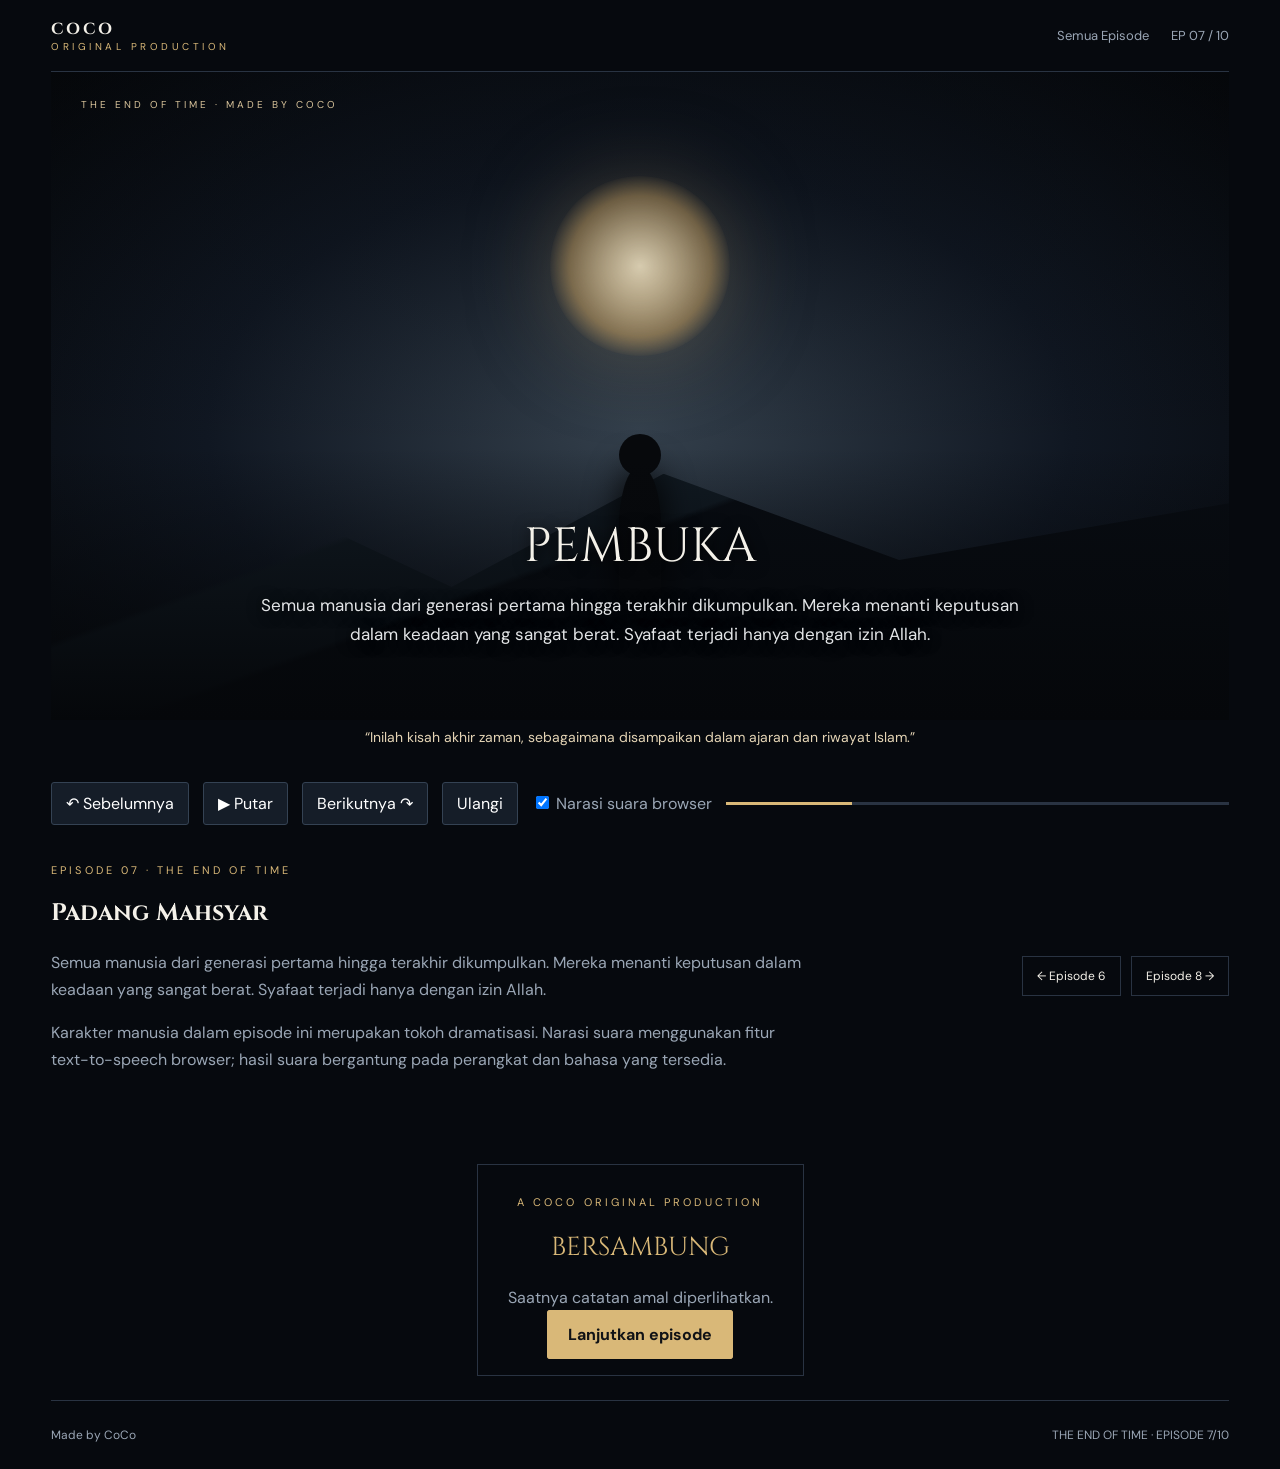
<file: az-ep7.html>
<!doctype html><html lang="id"><head><meta charset="utf-8"><meta name="viewport" content="width=device-width,initial-scale=1"><title>Episode 7 — Padang Mahsyar | Made by CoCo</title><link rel="stylesheet" href="style.css"></head><body class="player-page"><header class="top wrap"><a class="brand" href="index.html">COCO <small>ORIGINAL PRODUCTION</small></a><nav class="nav"><a href="index.html">Semua Episode</a><span>EP 07 / 10</span></nav></header><main class="wrap cinema"><div class="screen"><div class="scene-art"><div class="sun"></div><div class="horizon"></div><div class="silhouette"></div></div><div class="scene-label">THE END OF TIME · MADE BY COCO</div><div class="story-copy"><h1 id="sceneTitle"></h1><p id="sceneLine"></p></div></div><div class="subtitles" id="subtitles" aria-live="polite"></div><div class="controls"><button id="prev">↶ Sebelumnya</button><button id="play">▶ Putar</button><button id="next">Berikutnya ↷</button><button id="restart">Ulangi</button><label class="muted"><input type="checkbox" id="voice" checked> Narasi suara browser</label><div class="progress"><span id="progress"></span></div></div><section class="episode-info"><div><div class="eyebrow">EPISODE 07 · THE END OF TIME</div><h1 class="serif">Padang Mahsyar</h1><p>Semua manusia dari generasi pertama hingga terakhir dikumpulkan. Mereka menanti keputusan dalam keadaan yang sangat berat. Syafaat terjadi hanya dengan izin Allah.</p><p class="muted">Karakter manusia dalam episode ini merupakan tokoh dramatisasi. Narasi suara menggunakan fitur text-to-speech browser; hasil suara bergantung pada perangkat dan bahasa yang tersedia.</p></div><div class="episode-nav"><a href="az-ep6.html">← Episode 6</a><a href="az-ep8.html">Episode 8 →</a></div></section><div class="endcard"><div class="eyebrow">A COCO ORIGINAL PRODUCTION</div><h2>BERSAMBUNG</h2><p class="muted">Saatnya catatan amal diperlihatkan.</p><a class="btn" href="az-ep8.html">Lanjutkan episode</a></div></main><footer class="footer wrap"><span>Made by CoCo</span><span>THE END OF TIME · EPISODE 7/10</span></footer><script>window.EPISODE_DATA={"scenes":[{"title":"PEMBUKA","line":"Semua manusia dari generasi pertama hingga terakhir dikumpulkan. Mereka menanti keputusan dalam keadaan yang sangat berat. Syafaat terjadi hanya dengan izin Allah.","dialogue":"Inilah kisah akhir zaman, sebagaimana disampaikan dalam ajaran dan riwayat Islam."},{"title":"PADANG MAHSYAR","line":"Lautan manusia memenuhi hamparan luas. Tidak ada kekuasaan, harta, atau kedudukan yang dapat menjadi perlindungan kecuali rahmat Allah dan amal yang diridhai-Nya.","dialogue":"Berapa lama kami harus menanti?"},{"title":"RENUNGAN","line":"Hari itu adalah hari yang sangat besar. Setiap orang memikirkan nasib dirinya.","dialogue":"Hari itu adalah hari yang sangat besar. Setiap orang memikirkan nasib dirinya."},{"title":"MENUJU BABAK BERIKUTNYA","line":"Saatnya catatan amal diperlihatkan.","dialogue":"Teruskan perjalanan kisah ini."}],"sceneDuration":9000};</script><script src="player.js"></script></body></html>
</file>
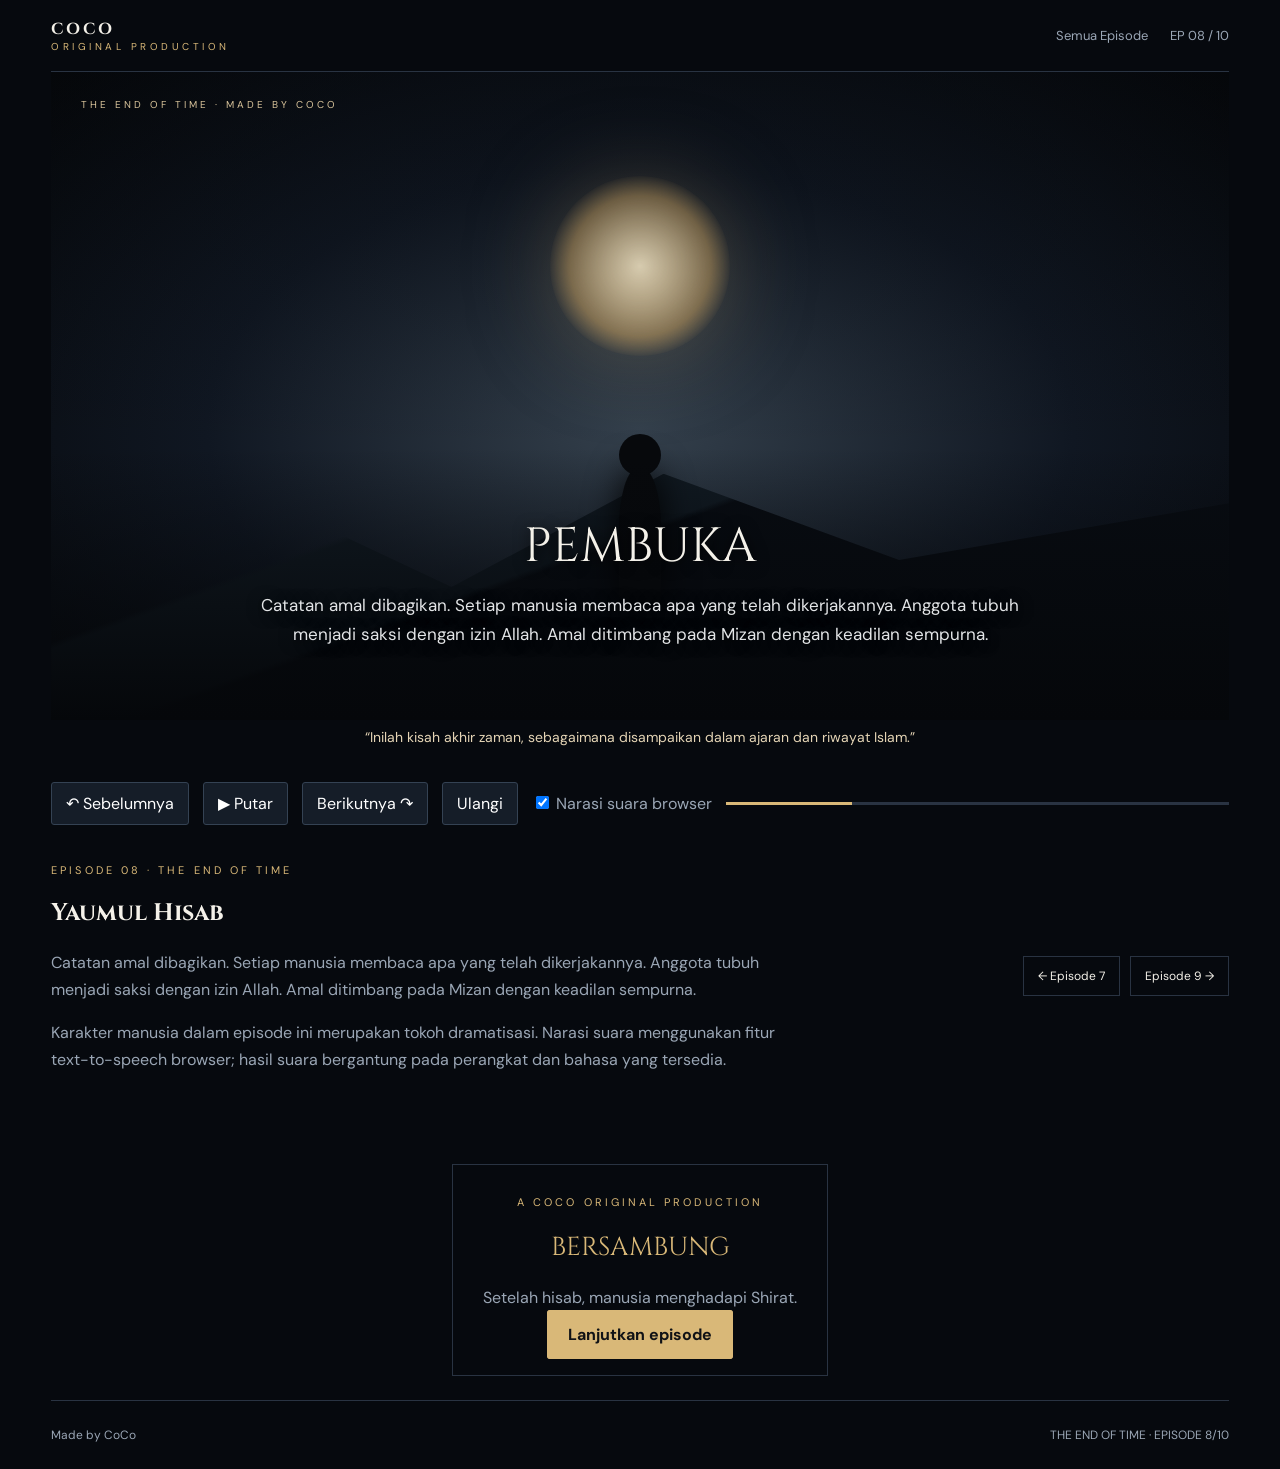
<file: az-ep8.html>
<!doctype html><html lang="id"><head><meta charset="utf-8"><meta name="viewport" content="width=device-width,initial-scale=1"><title>Episode 8 — Yaumul Hisab | Made by CoCo</title><link rel="stylesheet" href="style.css"></head><body class="player-page"><header class="top wrap"><a class="brand" href="index.html">COCO <small>ORIGINAL PRODUCTION</small></a><nav class="nav"><a href="index.html">Semua Episode</a><span>EP 08 / 10</span></nav></header><main class="wrap cinema"><div class="screen"><div class="scene-art"><div class="sun"></div><div class="horizon"></div><div class="silhouette"></div></div><div class="scene-label">THE END OF TIME · MADE BY COCO</div><div class="story-copy"><h1 id="sceneTitle"></h1><p id="sceneLine"></p></div></div><div class="subtitles" id="subtitles" aria-live="polite"></div><div class="controls"><button id="prev">↶ Sebelumnya</button><button id="play">▶ Putar</button><button id="next">Berikutnya ↷</button><button id="restart">Ulangi</button><label class="muted"><input type="checkbox" id="voice" checked> Narasi suara browser</label><div class="progress"><span id="progress"></span></div></div><section class="episode-info"><div><div class="eyebrow">EPISODE 08 · THE END OF TIME</div><h1 class="serif">Yaumul Hisab</h1><p>Catatan amal dibagikan. Setiap manusia membaca apa yang telah dikerjakannya. Anggota tubuh menjadi saksi dengan izin Allah. Amal ditimbang pada Mizan dengan keadilan sempurna.</p><p class="muted">Karakter manusia dalam episode ini merupakan tokoh dramatisasi. Narasi suara menggunakan fitur text-to-speech browser; hasil suara bergantung pada perangkat dan bahasa yang tersedia.</p></div><div class="episode-nav"><a href="az-ep7.html">← Episode 7</a><a href="az-ep9.html">Episode 9 →</a></div></section><div class="endcard"><div class="eyebrow">A COCO ORIGINAL PRODUCTION</div><h2>BERSAMBUNG</h2><p class="muted">Setelah hisab, manusia menghadapi Shirat.</p><a class="btn" href="az-ep9.html">Lanjutkan episode</a></div></main><footer class="footer wrap"><span>Made by CoCo</span><span>THE END OF TIME · EPISODE 8/10</span></footer><script>window.EPISODE_DATA={"scenes":[{"title":"PEMBUKA","line":"Catatan amal dibagikan. Setiap manusia membaca apa yang telah dikerjakannya. Anggota tubuh menjadi saksi dengan izin Allah. Amal ditimbang pada Mizan dengan keadilan sempurna.","dialogue":"Inilah kisah akhir zaman, sebagaimana disampaikan dalam ajaran dan riwayat Islam."},{"title":"YAUMUL HISAB","line":"Tidak ada amal yang hilang. Kebaikan sekecil apa pun dan keburukan sekecil apa pun diperlihatkan. Semua rahasia menjadi nyata.","dialogue":"Aku berharap catatanku diberikan dari sebelah kanan."},{"title":"RENUNGAN","line":"Hari perhitungan adalah hari keadilan. Tidak seorang pun dizalimi.","dialogue":"Hari perhitungan adalah hari keadilan. Tidak seorang pun dizalimi."},{"title":"MENUJU BABAK BERIKUTNYA","line":"Setelah hisab, manusia menghadapi Shirat.","dialogue":"Teruskan perjalanan kisah ini."}],"sceneDuration":9000};</script><script src="player.js"></script></body></html>
</file>
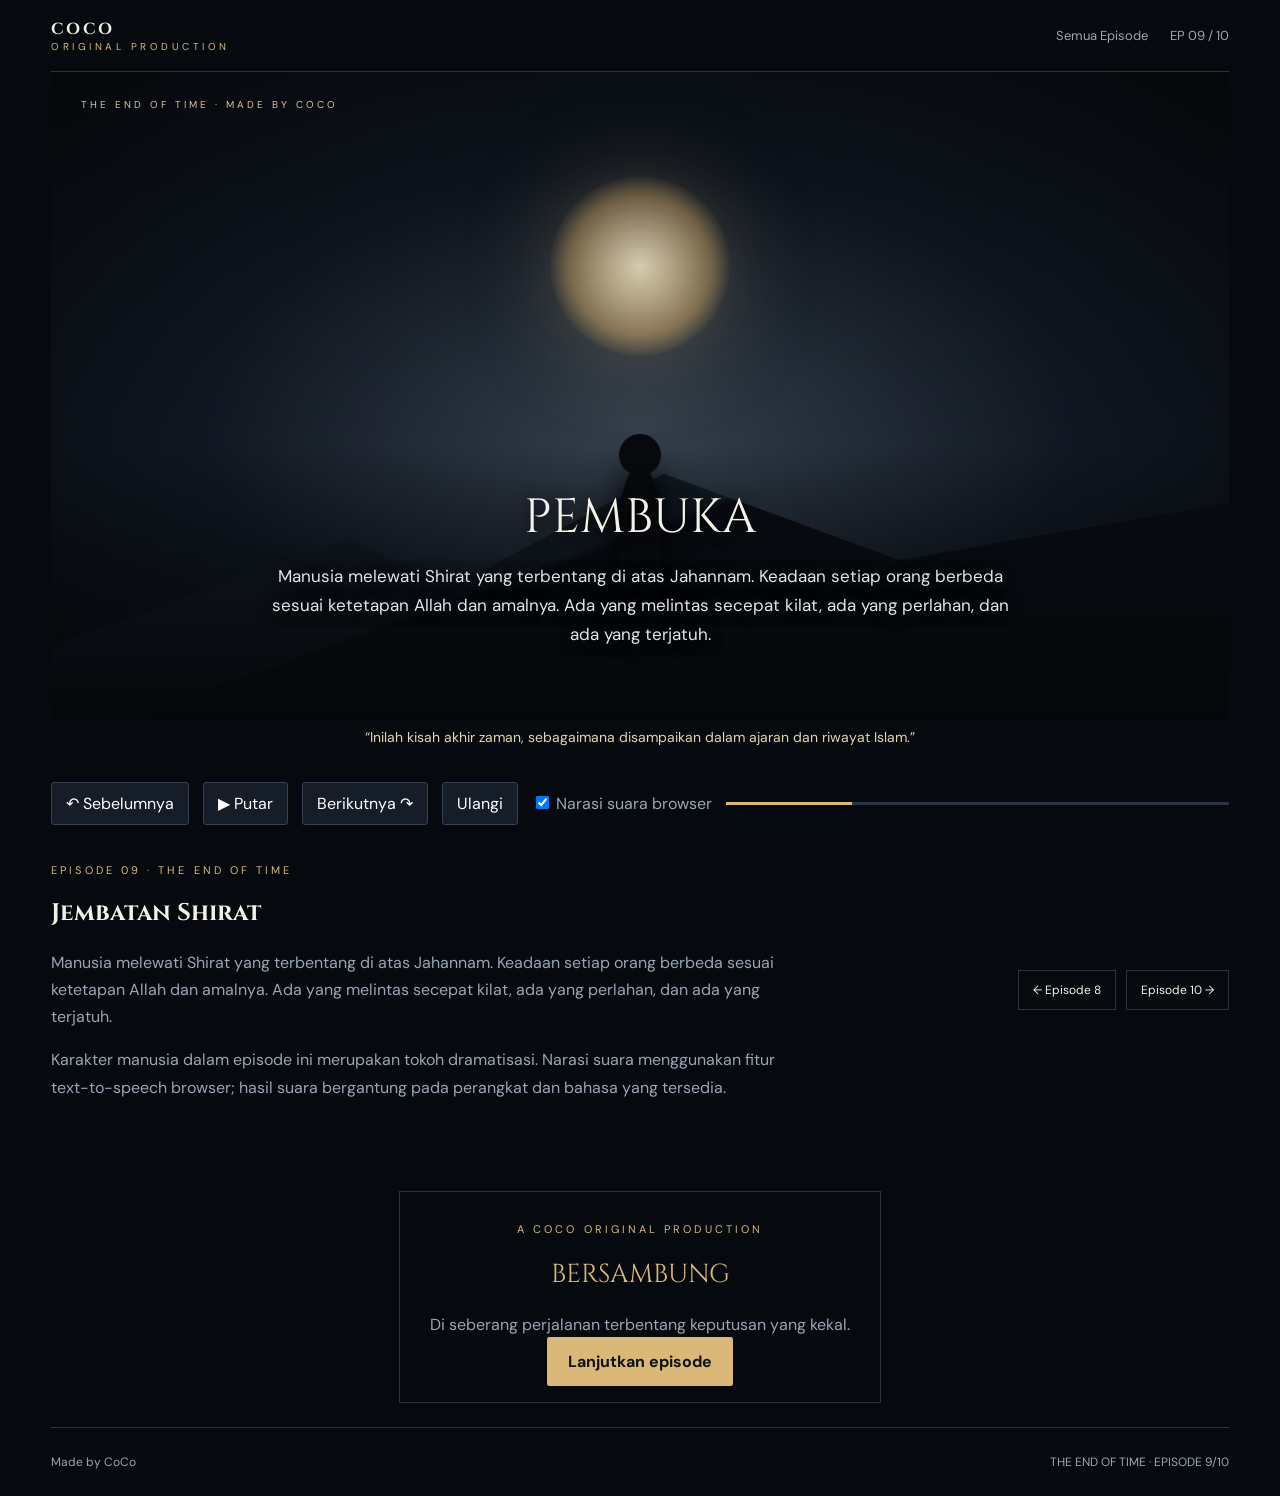
<file: az-ep9.html>
<!doctype html><html lang="id"><head><meta charset="utf-8"><meta name="viewport" content="width=device-width,initial-scale=1"><title>Episode 9 — Jembatan Shirat | Made by CoCo</title><link rel="stylesheet" href="style.css"></head><body class="player-page"><header class="top wrap"><a class="brand" href="index.html">COCO <small>ORIGINAL PRODUCTION</small></a><nav class="nav"><a href="index.html">Semua Episode</a><span>EP 09 / 10</span></nav></header><main class="wrap cinema"><div class="screen"><div class="scene-art"><div class="sun"></div><div class="horizon"></div><div class="silhouette"></div></div><div class="scene-label">THE END OF TIME · MADE BY COCO</div><div class="story-copy"><h1 id="sceneTitle"></h1><p id="sceneLine"></p></div></div><div class="subtitles" id="subtitles" aria-live="polite"></div><div class="controls"><button id="prev">↶ Sebelumnya</button><button id="play">▶ Putar</button><button id="next">Berikutnya ↷</button><button id="restart">Ulangi</button><label class="muted"><input type="checkbox" id="voice" checked> Narasi suara browser</label><div class="progress"><span id="progress"></span></div></div><section class="episode-info"><div><div class="eyebrow">EPISODE 09 · THE END OF TIME</div><h1 class="serif">Jembatan Shirat</h1><p>Manusia melewati Shirat yang terbentang di atas Jahannam. Keadaan setiap orang berbeda sesuai ketetapan Allah dan amalnya. Ada yang melintas secepat kilat, ada yang perlahan, dan ada yang terjatuh.</p><p class="muted">Karakter manusia dalam episode ini merupakan tokoh dramatisasi. Narasi suara menggunakan fitur text-to-speech browser; hasil suara bergantung pada perangkat dan bahasa yang tersedia.</p></div><div class="episode-nav"><a href="az-ep8.html">← Episode 8</a><a href="az-ep10.html">Episode 10 →</a></div></section><div class="endcard"><div class="eyebrow">A COCO ORIGINAL PRODUCTION</div><h2>BERSAMBUNG</h2><p class="muted">Di seberang perjalanan terbentang keputusan yang kekal.</p><a class="btn" href="az-ep10.html">Lanjutkan episode</a></div></main><footer class="footer wrap"><span>Made by CoCo</span><span>THE END OF TIME · EPISODE 9/10</span></footer><script>window.EPISODE_DATA={"scenes":[{"title":"PEMBUKA","line":"Manusia melewati Shirat yang terbentang di atas Jahannam. Keadaan setiap orang berbeda sesuai ketetapan Allah dan amalnya. Ada yang melintas secepat kilat, ada yang perlahan, dan ada yang terjatuh.","dialogue":"Inilah kisah akhir zaman, sebagaimana disampaikan dalam ajaran dan riwayat Islam."},{"title":"JEMBATAN SHIRAT","line":"Suasana mencekam menyelimuti perjalanan. Tidak ada yang dapat mengandalkan selain pertolongan dan rahmat Allah. Visualisasi dibuat simbolis, tanpa mengklaim bentuk gaib secara pasti.","dialogue":"Perjalanan ini adalah ujian yang tak pernah terbayangkan."},{"title":"RENUNGAN","line":"Ya Allah, limpahkan keselamatan dan rahmat-Mu.","dialogue":"Ya Allah, limpahkan keselamatan dan rahmat-Mu."},{"title":"MENUJU BABAK BERIKUTNYA","line":"Di seberang perjalanan terbentang keputusan yang kekal.","dialogue":"Teruskan perjalanan kisah ini."}],"sceneDuration":9000};</script><script src="player.js"></script></body></html>
</file>
<file: style.css>
@import url('https://fonts.googleapis.com/css2?family=DM+Sans:wght@400;500;600;700&family=Cinzel:wght@500;600;700&display=swap');
:root{--bg:#080b10;--panel:#111720;--muted:#9aa6b5;--gold:#d9b878;--white:#f4f1e9;--line:#293342}*{box-sizing:border-box}html{scroll-behavior:smooth}body{margin:0;background:var(--bg);color:var(--white);font-family:'DM Sans',sans-serif}a{color:inherit;text-decoration:none}button{font:inherit;cursor:pointer}.serif{font-family:Cinzel,serif}.wrap{width:min(1180px,92%);margin:auto}.top{height:72px;display:flex;align-items:center;justify-content:space-between;border-bottom:1px solid var(--line)}.brand{font-family:Cinzel,serif;letter-spacing:.18em;font-weight:700}.brand small{display:block;font:10px 'DM Sans';letter-spacing:.35em;color:var(--gold)}.nav{display:flex;gap:22px;color:var(--muted);font-size:13px}.hero{min-height:590px;display:flex;align-items:center;position:relative;overflow:hidden;background:radial-gradient(ellipse at 70% 50%,#59462c55,transparent 42%),linear-gradient(110deg,#080b10 12%,#121923 65%,#080b10)}.hero:after{content:'';position:absolute;right:4%;top:8%;width:410px;height:410px;border-radius:50%;background:radial-gradient(circle,#f2d9a5 0 1%,#d6b77c44 2%,transparent 67%);filter:blur(1px);box-shadow:0 0 100px #d9b87822}.hero-copy{position:relative;z-index:1;max-width:660px;padding:70px 0}.eyebrow{color:var(--gold);letter-spacing:.28em;font-size:11px;text-transform:uppercase}.hero h1{font:clamp(40px,7vw,78px) Cinzel,serif;line-height:1.05;margin:20px 0}.hero p{max-width:540px;color:#c0c8d1;line-height:1.8}.actions{display:flex;gap:12px;flex-wrap:wrap;margin-top:28px}.btn{border:1px solid var(--gold);background:var(--gold);color:#101216;padding:13px 20px;border-radius:3px;font-weight:700}.btn.secondary{background:transparent;color:var(--white);border-color:#536071}.section{padding:54px 0}.section h2{font:26px Cinzel,serif;margin:0 0 8px}.muted{color:var(--muted)}.episodes{display:grid;grid-template-columns:repeat(2,1fr);gap:12px;margin-top:24px}.episode-card{background:linear-gradient(120deg,#151d28,#0e131b);border:1px solid var(--line);padding:18px;display:flex;gap:16px;align-items:center;transition:.2s}.episode-card:hover{border-color:var(--gold);transform:translateY(-2px)}.num{font:24px Cinzel,serif;color:var(--gold);min-width:38px}.episode-card strong{display:block}.episode-card small{color:var(--muted)}.tag{font-size:10px;letter-spacing:.15em;color:var(--gold)}.notice{border-left:2px solid var(--gold);padding:14px 18px;background:#111720;color:#bac3ce;line-height:1.7}.footer{border-top:1px solid var(--line);padding:26px 0;color:var(--muted);font-size:12px;display:flex;justify-content:space-between;gap:15px;flex-wrap:wrap}
.player-page{background:#06090e}.cinema{min-height:calc(100vh - 72px);display:flex;flex-direction:column}.screen{position:relative;overflow:hidden;min-height:480px;aspect-ratio:16/9;max-height:72vh;background:radial-gradient(ellipse at 50% 55%,#34404c,#101722 52%,#05070a);display:grid;place-items:center}.screen:before{content:'';position:absolute;inset:0;background:linear-gradient(0deg,#05070a 0%,transparent 42%,#05070a55 100%);z-index:2}.scene-art{position:absolute;inset:0;overflow:hidden}.sun{position:absolute;width:180px;height:180px;border-radius:50%;background:radial-gradient(circle,#fff1cf,#d5ad6b88 55%,transparent 72%);top:16%;left:calc(50% - 90px);filter:drop-shadow(0 0 45px #e3c58b88);animation:pulse 5s ease-in-out infinite}.horizon{position:absolute;bottom:0;width:100%;height:38%;background:linear-gradient(160deg,transparent 0 25%,#111a22 26% 40%,#080c12 41%);clip-path:polygon(0 45%,18% 10%,34% 46%,52% 0,72% 35%,100% 12%,100% 100%,0 100%)}.silhouette{position:absolute;bottom:18%;left:50%;width:42px;height:135px;background:#07090c;border-radius:45% 45% 8px 8px;transform:translateX(-50%);box-shadow:0 0 35px #000}.silhouette:before{content:'';position:absolute;width:42px;height:42px;border-radius:50%;background:#07090c;top:-34px;left:0}.scene-label{position:absolute;z-index:3;top:26px;left:30px;color:#d9c49b;letter-spacing:.3em;font-size:10px;text-transform:uppercase}.story-copy{position:absolute;z-index:3;bottom:11%;left:8%;right:8%;text-align:center;text-shadow:0 2px 15px #000}.story-copy h1{font:clamp(26px,4vw,48px) Cinzel,serif;margin:0 0 12px}.story-copy p{max-width:760px;margin:auto;color:#e3e5e7;line-height:1.7;font-size:clamp(13px,1.5vw,17px)}.controls{display:flex;align-items:center;gap:14px;padding:16px 0;flex-wrap:wrap}.controls button{background:#151d28;border:1px solid #344253;color:white;padding:10px 14px;border-radius:3px}.controls button:hover{border-color:var(--gold)}.progress{height:3px;background:#293342;flex:1;min-width:100px}.progress span{display:block;height:100%;width:0;background:var(--gold);transition:width .3s}.subtitles{min-height:46px;text-align:center;color:#e4d4b5;padding:8px 15px;font-size:14px}.episode-info{padding:22px 0 50px;display:grid;grid-template-columns:1fr auto;gap:20px}.episode-info p{color:var(--muted);line-height:1.7;max-width:760px}.episode-nav{display:flex;gap:10px;align-items:center}.episode-nav a{border:1px solid var(--line);padding:11px 14px;font-size:12px}.episode-nav a:hover{border-color:var(--gold)}.endcard{padding:30px;text-align:center;border:1px solid var(--line);margin:24px auto;max-width:800px}.endcard h2{font:26px Cinzel,serif;color:var(--gold)}@keyframes pulse{50%{transform:scale(1.08);opacity:.78}}@keyframes drift{0%{transform:translateX(-3%)}100%{transform:translateX(3%)}}@media(max-width:700px){.episodes{grid-template-columns:1fr}.nav{gap:10px;font-size:11px}.hero{min-height:520px}.screen{min-height:420px;aspect-ratio:4/5}.episode-info{grid-template-columns:1fr}.scene-label{left:15px}.story-copy{bottom:8%}}
</file>
